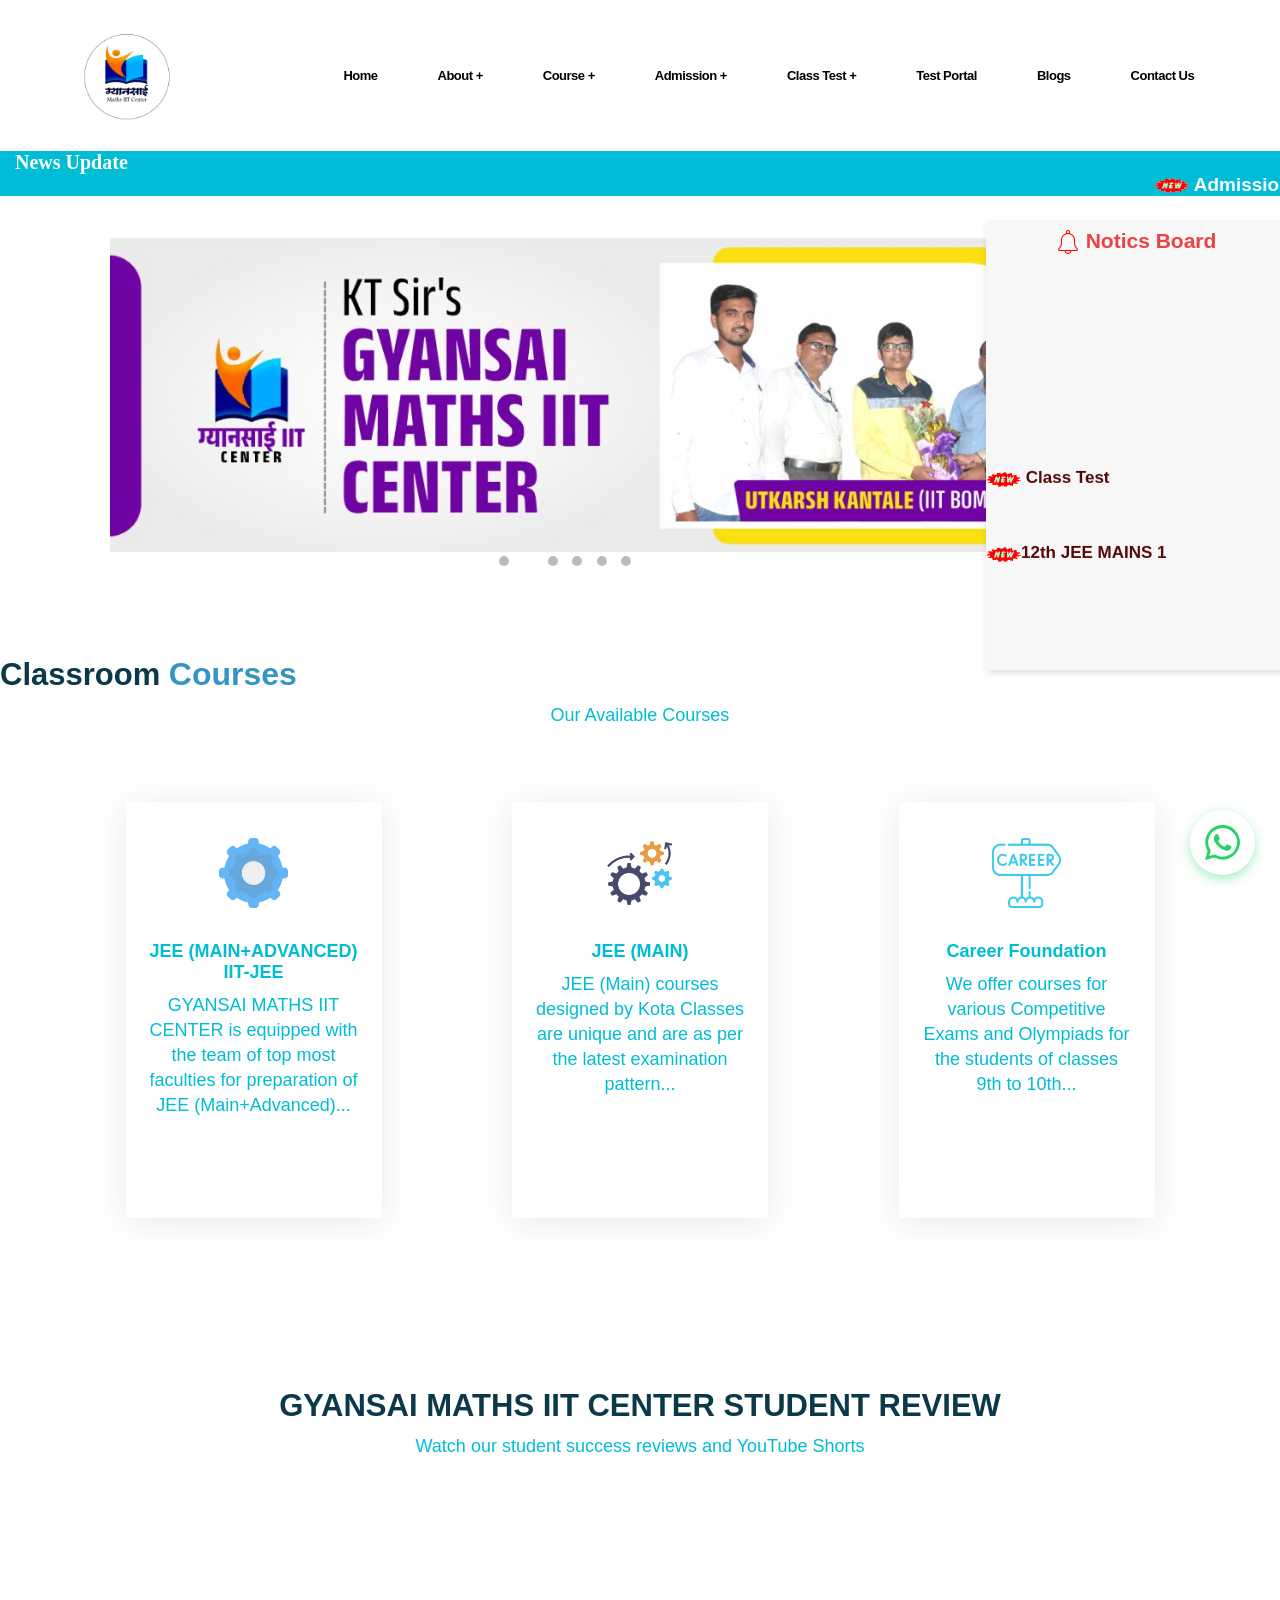
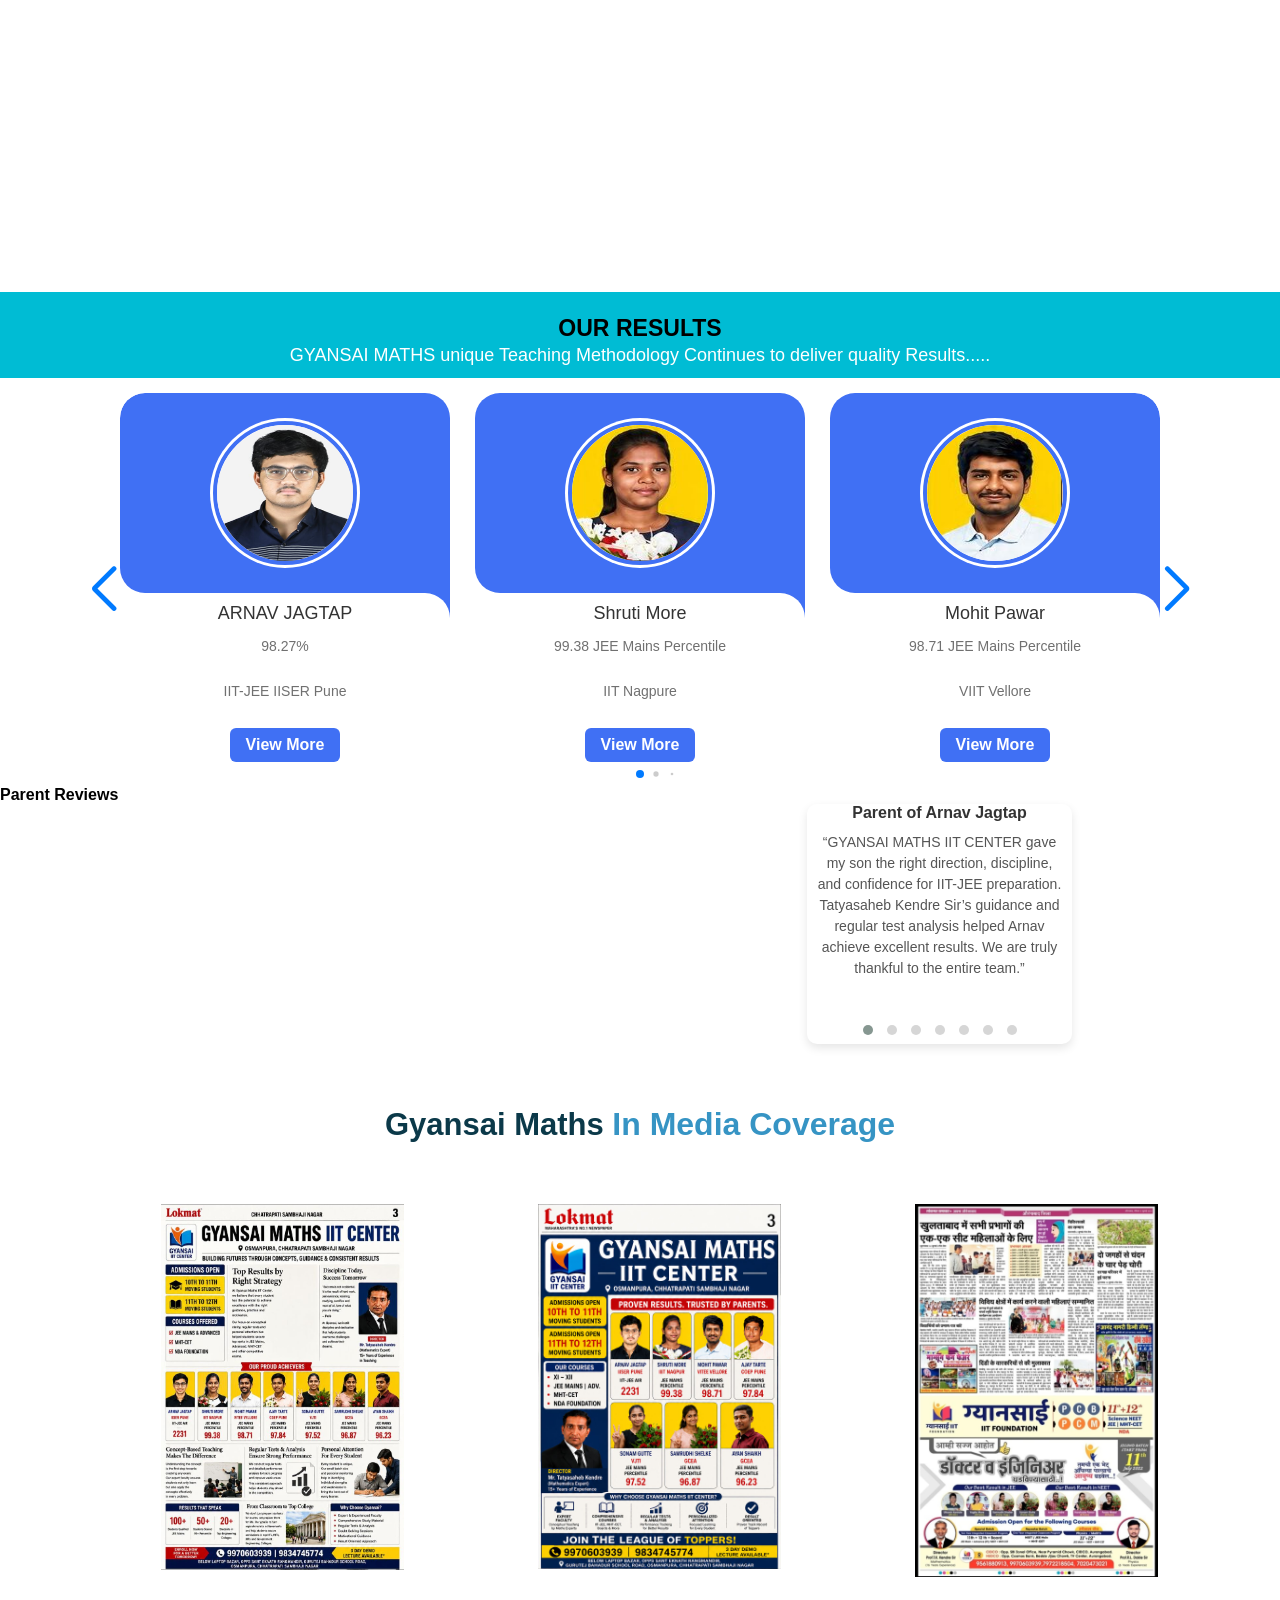
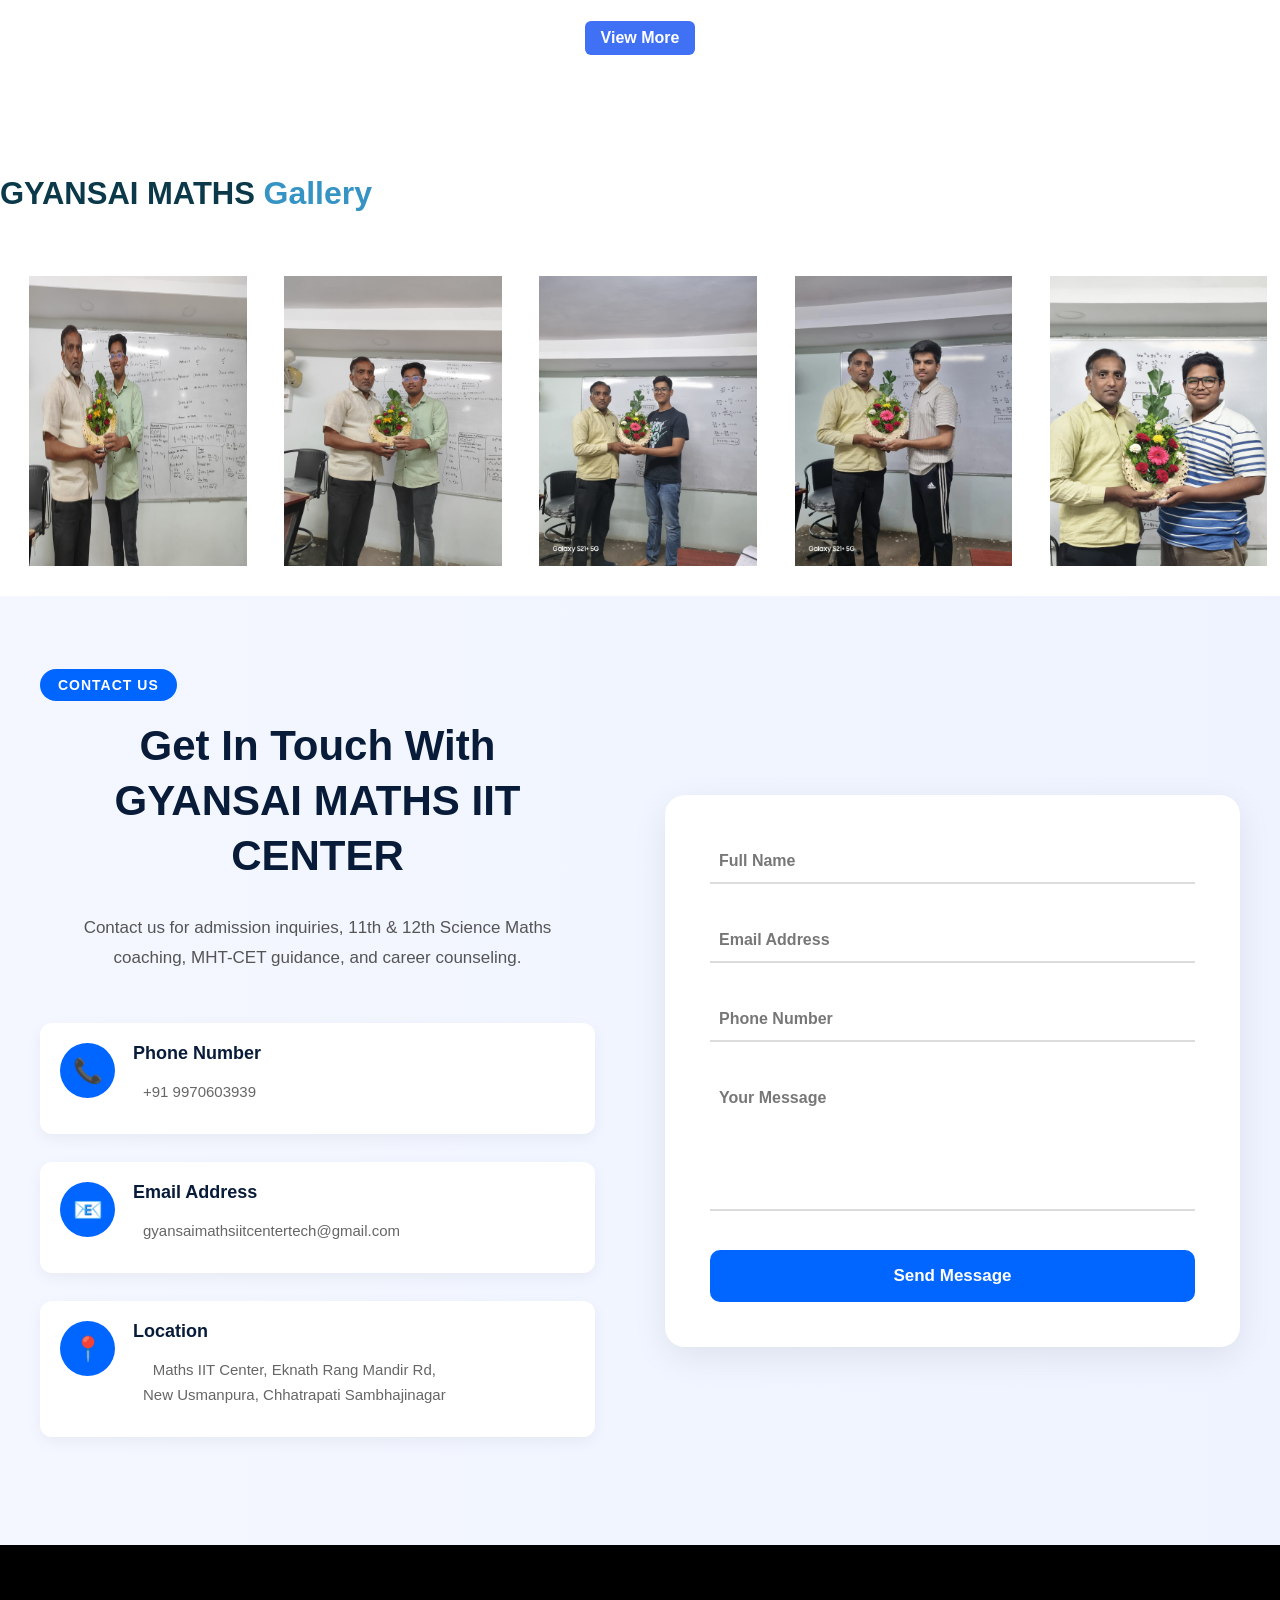
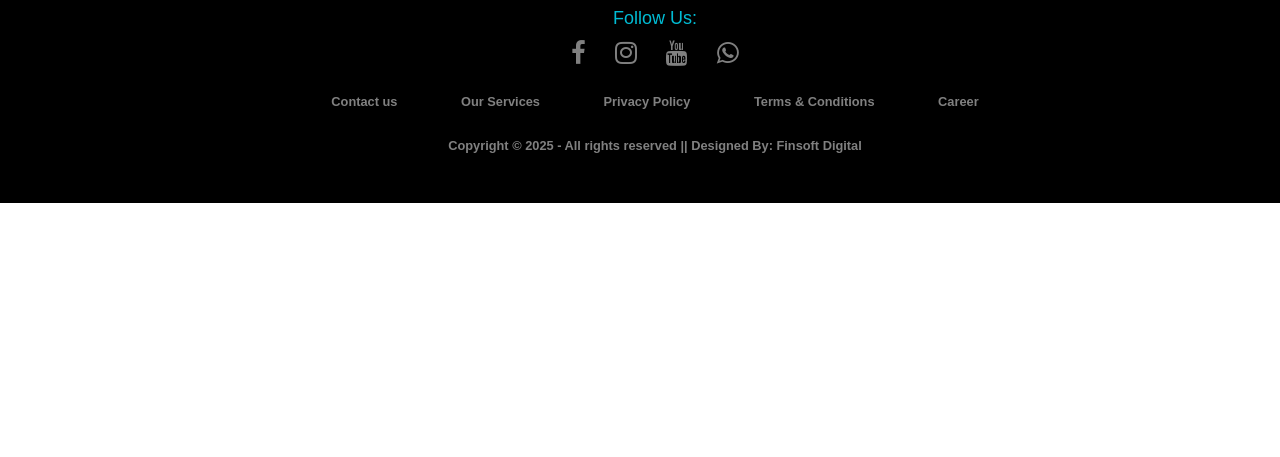
<file: index.htm>
<!DOCTYPE html>
<html lang="en">
<head>
  <!-- Basic / Required -->
  <meta charset="UTF-8" />
  <meta name="viewport" content="width=device-width, initial-scale=1.0, maximum-scale=1.0, user-scalable=0" />
  <meta name="google-site-verification" content="2CaYsDk8-Gr6R-3lxFHpQ73_ZTXXw2xbwAYenx_ipnk" />
  <meta name="msvalidate.01" content="D093EA30893CB1E4CBF8F2EE8A40C4C0" />
 <!-- Google tag (gtag.js) -->
<script async src="https://www.googletagmanager.com/gtag/js?id=G-86LS93M0ZH"></script>
<script>
  window.dataLayer = window.dataLayer || [];
  function gtag(){dataLayer.push(arguments);}
  gtag('js', new Date());

  gtag('config', 'G-86LS93M0ZH');
</script>
 <title>
Best IIT JEE Coaching in Aurangabad | JEE Main & Advanced Classes | Gyansai Maths IIT Center
</title>

<meta name="description" content="GYANSAI MATHS IIT CENTER is the best IIT JEE Maths coaching institute in Usmanpura Aurangabad (Chhatrapati Sambhajinagar). Expert Maths coaching for 11th, 12th Science, JEE Main, JEE Advanced, MHT CET, CBSE & State Board students.best maths classes near me" />

<meta name="keywords" content="
GYANSAI MATHS IIT CENTER,
maths classes in Usmanpura,
best maths classes in Usmanpura,
maths coaching in Usmanpura,
IIT JEE maths classes in Usmanpura,
JEE maths coaching Usmanpura,
maths tuition in Usmanpura,
11th maths classes in Usmanpura,
12th maths classes in Usmanpura,
science maths classes in Usmanpura,
MHT CET maths classes in Usmanpura,
CBSE maths classes in Usmanpura,
State Board maths coaching Usmanpura,
best maths teacher in Usmanpura,
best maths institute in Usmanpura,
engineering entrance maths coaching Usmanpura,
maths academy Usmanpura,
offline maths coaching Usmanpura,
competitive maths coaching Usmanpura,
maths classes near Usmanpura,
maths tuition near Usmanpura,
maths coaching near Railway Station Aurangabad,
maths classes in Chhatrapati Sambhajinagar,
best maths classes in Chhatrapati Sambhajinagar,
IIT JEE maths coaching Chhatrapati Sambhajinagar,
JEE Main coaching Chhatrapati Sambhajinagar,
JEE Advanced coaching Chhatrapati Sambhajinagar,
MHT CET coaching Chhatrapati Sambhajinagar,
11th Science maths coaching Chhatrapati Sambhajinagar,
12th Science maths coaching Chhatrapati Sambhajinagar,
best IIT coaching in Aurangabad,
best maths coaching in Aurangabad,
top maths classes in Aurangabad,
maths coaching near me,
best maths coaching near me,
IIT JEE maths coaching near me,
JEE coaching near me,
MHT CET coaching near me,
maths tuition near me,
foundation maths classes,
Olympiad maths coaching,
NTSE maths coaching,
engineering entrance maths classes,
maths coaching for IIT,
expert maths faculty,
experienced maths teacher,
top rated maths institute,
best JEE maths faculty,
GYANSAI maths classes,
GYANSAI coaching,
GYANSAI IIT CENTER,
maths classes Aurangabad,
maths classes Sambhajinagar
"/>
  <meta name="robots" content="index, follow" />

<meta name="author" content="GYANSAI MATHS IIT CENTER" />

<meta property="og:title" content="Best IIT JEE Maths Classes in Usmanpura Aurangabad | GYANSAI MATHS IIT CENTER" />

<meta property="og:description" content="Join GYANSAI MATHS IIT CENTER for IIT JEE, JEE Main, JEE Advanced, MHT CET, 11th & 12th Science Maths coaching in Aurangabad." />

<meta property="og:type" content="website" />

<meta property="og:url" content="https://gyansaimathsiitcenter.co.in/" />
  

<link rel="canonical" href="https://gyansaimathsiitcenter.co.in/" />
  <!-- Geo -->
  <meta name="geo.region" content="IN-MH" />
  <meta name="geo.placename" content="Chhatrapati Sambhajinagar, Aurangabad, Maharashtra" />
  <meta name="geo.position" content="19.8762;75.3433" />
  <meta name="ICBM" content="19.8762, 75.3433" />

  <!-- Open Graph -->
  <meta property="og:title" content="IIT JEE Coaching Aurangabad | GYANSAI MATHS IIT CENTER" />
  <meta property="og:description" content="IIT-JEE,  and Maths coaching for 11th and 12th students in Chhatrapati Sambhajinagar (Aurangabad)." />
  <meta property="og:image" content="https://gyansaimathsiitcenter.co.in/sai.jpeg" />
  <meta property="og:url" content="https://gyansaimathsiitcenter.co.in/" />
  <meta property="og:type" content="website" />

  <!-- Twitter Card -->
  <meta name="twitter:card" content="summary_large_image" />
  <meta name="twitter:title" content="IIT JEE Coaching Aurangabad | GYANSAI MATHS IIT CENTER" />
  <meta name="twitter:description" content="IIT-JEE, and Maths coaching for 11th and 12th students in Chhatrapati Sambhajinagar (Aurangabad)." />
  <meta name="twitter:image" content="https://gyansaimathsiitcenter.co.in/sai.jpeg" />

  <!-- Favicons & CSS -->
  <link rel="shortcut icon" type="image/x-icon" href="sai.jpeg" />
  <link rel="stylesheet" href="style.css" />
  <link rel="stylesheet" href="mediaquries.css" />

  <!-- Fonts -->
  <link rel="preconnect" href="https://fonts.googleapis.com" />
  <link rel="preconnect" href="https://fonts.gstatic.com" crossorigin />
  <link href="https://fonts.googleapis.com/css2?family=Montserrat&display=swap" rel="stylesheet" />

  <!-- Swiper CSS -->
  <link rel="stylesheet" href="https://cdn.jsdelivr.net/npm/swiper@11/swiper-bundle.min.css" />

  <!-- Owl Carousel CSS -->
  <link rel="stylesheet" href="https://cdnjs.cloudflare.com/ajax/libs/OwlCarousel2/2.3.4/assets/owl.carousel.min.css" />
  <link rel="stylesheet" href="https://cdnjs.cloudflare.com/ajax/libs/OwlCarousel2/2.3.4/assets/owl.theme.default.min.css" />

  <!-- Font Awesome -->
  <link rel="stylesheet" href="https://cdnjs.cloudflare.com/ajax/libs/font-awesome/4.7.0/css/font-awesome.min.css" />

  <!-- Extra Google fonts -->
  <link rel="preconnect" href="https://fonts.gstatic.com" />
  <link href="https://fonts.googleapis.com/css2?family=Fredoka+One&family=Play&display=swap" rel="stylesheet" />
</head>  <!-- Structured Data -->
  <script type="application/ld+json">
  {
    "@context": "https://schema.org",
    "@type": "EducationalOrganization",
    "name": "GYANSAI MATHS IIT CENTER",
    "url": "https://gyansaimathsiitcenter.co.in/",
    "logo": "https://gyansaimathsiitcenter.co.in/sai.jpeg",
    "image": "https://gyansaimathsiitcenter.co.in/sai.jpeg",
    "telephone": "+91-9970603939",
    "email": "gyansaimathsiitcentertech@gmail.com",
    "address": {
      "@type": "PostalAddress",
      "streetAddress": "Maths IIT Center, Eknath Rang Mandir Rd, opp. Sant, below Laptop Bazar, New Usmanpura",
      "addressLocality": "Chhatrapati Sambhajinagar",
      "addressRegion": "Maharashtra",
      "postalCode": "431001",
      "addressCountry": "IN"
    },
    "areaServed": "Chhatrapati Sambhajinagar, Aurangabad, Maharashtra"
  }
  </script>

  <script type="application/ld+json">
  {
    "@context": "https://schema.org",
    "@type": "FAQPage",
    "mainEntity": [
      {
        "@type": "Question",
        "name": "Which is the best IIT JEE coaching in Aurangabad?",
        "acceptedAnswer": {
          "@type": "Answer",
          "text": "GYANSAI MATHS IIT CENTER offers IIT-JEE coaching for students in Chhatrapati Sambhajinagar (Aurangabad)."
        }
      },
      {
        "@type": "Question",
        "name": "Do you provide coaching for 11th and 12th maths?",
        "acceptedAnswer": {
          "@type": "Answer",
          "text": "Yes, we provide coaching for 11th and 12th science students, including Maths and entrance exam preparation."
        }
      }
    ]
  }
  </script>

<style>
    .whatsapp-float {
      position: fixed;
      bottom: 20px;
      right: 20px;
      width: 60px;
      height: 60px;
      background: #25D366;
      border-radius: 50%;
      box-shadow: 0 4px 12px rgba(37, 211, 102, 0.4);
      z-index: 9999;
      display: flex;
      align-items: center;
      justify-content: center;
      text-decoration: none;
      transition: all 0.3s ease;
    }
    .whatsapp-float:hover {
      transform: scale(1.1);
      box-shadow: 0 6px 20px rgba(37, 211, 102, 0.6);
      bottom: 22px;
      right: 22px;
    }
    .whatsapp-float svg {
      width: 32px;
      height: 32px;
      fill: white;
    }
    @media (max-width: 480px) {
      .whatsapp-float { width: 55px; height: 55px; bottom: 15px; right: 15px; }
      .whatsapp-float svg { width: 28px; height: 28px; }
    }
    @media (max-width: 768px) {
      .whatsapp-float { width: 58px; height: 58px; bottom: 18px; right: 18px; }
    }
    @media (min-width: 1025px) {
      .whatsapp-float { width: 65px; height: 65px; bottom: 25px; right: 25px; }
      .whatsapp-float svg { width: 35px; height: 35px; }
    }
  </style>
</head>

<body>
  <a href="https://wa.me/919970603939?text=Hello%20I%20want%20details%20about%20GYANSAI%20Maths%20IIT%20Center"
     class="whatsapp-float"
     target="_blank"
     rel="noopener noreferrer">
    <svg id="Layer_1" data-name="Layer 1" xmlns="http://www.w3.org/2000/svg" viewBox="0 0 240 241.19">
      <defs>
        <style>.cls-1{fill:#25d366;fill-rule:evenodd;}</style>
      </defs>
      <title>whatsapp-color</title>
      <path class="cls-1" d="M205,35.05A118.61,118.61,0,0,0,120.46,0C54.6,0,1,53.61,1,119.51a119.5,119.5,0,0,0,16,59.74L0,241.19l63.36-16.63a119.43,119.43,0,0,0,57.08,14.57h0A119.54,119.54,0,0,0,205,35.07v0ZM120.5,219A99.18,99.18,0,0,1,69.91,205.1l-3.64-2.17-37.6,9.85,10-36.65-2.35-3.76A99.37,99.37,0,0,1,190.79,49.27,99.43,99.43,0,0,1,120.49,219ZM175,144.54c-3-1.51-17.67-8.71-20.39-9.71s-4.72-1.51-6.75,1.51-7.72,9.71-9.46,11.72-3.49,2.27-6.45.76-12.63-4.66-24-14.84A91.1,91.1,0,0,1,91.25,113.3c-1.75-3-.19-4.61,1.33-6.07s3-3.48,4.47-5.23a19.65,19.65,0,0,0,3-5,5.51,5.51,0,0,0-.24-5.23C99,90.27,93,75.57,90.6,69.58s-4.89-5-6.73-5.14-3.73-.09-5.7-.09a11,11,0,0,0-8,3.73C67.48,71.05,59.75,78.3,59.75,93s10.69,28.88,12.19,30.9S93,156.07,123,169c7.12,3.06,12.68,4.9,17,6.32a41.18,41.18,0,0,0,18.8,1.17c5.74-.84,17.66-7.21,20.17-14.18s2.5-13,1.75-14.19-2.69-2.06-5.7-3.59l0,0Z"/>
    </svg>
  </a>


  <section class="header">
    <nav class="nav-container">
      <a href="https://gyansaimathsiitcenter.co.in/">
        <img src="sai.jpeg" width="100" height="100" alt="GYANSAI MATHS IIT CENTER Logo" />
      </a>

      <button class="hamburger" id="hamburgerBtn" aria-label="Open menu">☰</button>

      <ul class="nav-list" id="navList">
        <li><a href="index.htm">Home</a></li>
        <li class="dropdown">
          <a href="#" class="dropbtn">About +</a>
          <ul class="dropdown-content">
            <li><a href="About.htm">About Us</a></li>
            <li><a href="founder.htm">Founder's Message</a></li>
          </ul>
        </li>
        <li class="dropdown">
          <a href="#" class="dropbtn">Course +</a>
          <ul class="dropdown-content">
            <li><a href="engg.htm">Engineer</a></li>
           
            <li><a href="carrer.htm">Career Foundation</a></li>
          </ul>
        </li>
        <li class="dropdown">
          <a href="#" class="dropbtn">Admission +</a>
          <ul class="dropdown-content">
            
            <li><a href="#">Admission Procedure</a></li>
            <li><a href="#">Online Application Form</a></li>
          </ul>
        </li>
        <li class="dropdown">
          <a href="#" class="dropbtn">Class Test +</a>
          <ul class="dropdown-content">
           
            <li><a href="https://nta.ac.in/Quiz">NTA Mock Test</a></li>
            <li><a href="https://www.mockers.in/exam/jee-main-mock-test">JEE Mock Test</a></li>
            <li><a href="https://www.mockers.in/exam/"> Mock Test</a></li>
          </ul>
        </li>
        <li class="dropdown">
          <a href="https://iit-test-portal.emergent.host" class="dropbtn">Test Portal </a>
        <ul class="dropdown-content">
          </ul>
        </li>
        <li><a href="blog.html">Blogs</a></li>
        <li><a href="Contact.htm">Contact Us</a></li>
      </ul>
    </nav>
  </section>

  <style>
    ul, ol {
      list-style: none;
      padding-left: 0;
      margin: 0;
    }
    .nav-list li::marker,
    .dropdown-content li::marker {
      content: none;
    }
    .dropdown-content li {
      margin: 5px 0;
    }
    .nav-container {
      display: flex;
      align-items: center;
      justify-content: space-between;
    }
    .nav-list {
      display: flex;
      list-style: none;
      gap: 20px;
    }
    .nav-list li a {
      text-decoration: none;
      color: #000;
    }
    .dropdown-content {
      display: none;
      position: absolute;
      list-style: none;
      background: #fff;
      margin-top: 5px;
      padding: 10px;
      box-shadow: 0 2px 5px rgba(0,0,0,0.2);
    }
    .dropdown:hover .dropdown-content {
      display: block;
    }
    .hamburger {
      display: none;
      font-size: 28px;
      background: none;
      border: none;
      cursor: pointer;
    }
    @media (max-width: 900px) {
      .nav-list {
        position: fixed;
        top: 0;
        right: -300px;
        height: 101%;
        width: 210px;
        background: rgba(53, 200, 226, 0.8);
        backdrop-filter: blur(10px);
        flex-direction: column;
        padding: 50px 20px;
        gap: 15px;
        transition: right 0.3s ease;
        z-index: 999;
      }
      .nav-list.open {
        right: 0;
      }
      .hamburger {
        display: block;
      }
      .dropdown-content {
        position: static;
        box-shadow: none;
        padding-left: 15px;
        background: transparent;
      }
      .dropdown > a::after {
        content: ' ?';
        font-size: 12px;
      }
    }
  </style>

  <script>
    const navList = document.getElementById('navList');
    const hamburgerBtn = document.getElementById('hamburgerBtn');
    hamburgerBtn.addEventListener('click', () => {
      navList.classList.toggle('open');
    });
    document.addEventListener('click', function(e){
      if (!navList.contains(e.target) && !hamburgerBtn.contains(e.target)) {
        navList.classList.remove('open');
      }
    });
  </script>

  <div class="top-header">
    <div class="container">
      <div class="width-1">
        <b class="news-list">News Update</b>
        <marquee class="quote" onmouseout="start()" onmousemove="stop()">
          
          <img src="index.gif" alt="" />
          <a href="#" target="_blank" style="color: white;">Admission Open 2026</a>
          <img src="index.gif" alt="" />
          <img src="index.gif" alt="" />
          <a href="#" target="_blank" style="color: white;">Exam Registration 2026</a>
          <img src="index.gif" alt="" />
        </marquee>
      </div>
    </div>
  </div>

  <div class="slideshow-container">
    <div class="mySlides fade">
      <div class="numbertext"></div>
      <img src="1.jpeg" style="width: 100%;" alt="" />
    </div>
    <div class="mySlides fade">
      <div class="numbertext"></div>
      <img src="2.jpeg" style="width: 150%;" alt="" />
    </div>
    <div class="mySlides fade">
      <div class="numbertext"></div>
      <img src="WhatsApp Image 2026-05-02 at 10.20.27 PM.jpeg" style="width:50%; display:block; margin:auto;" alt="" />
    </div>
    <div class="mySlides fade">
      <div class="numbertext"></div>
      <img src="WhatsApp Image 2026-05-02 at 10.20.27 PM (1).jpeg" style="width:50%; display:block; margin:auto;" alt="" />
    </div>
    <div class="mySlides fade">
      <div class="numbertext"></div>
      <img src="WhatsApp Image 2026-05-02 at 10.20.27 PM (2).jpeg" style="width:50%; display:block; margin:auto;" alt="" />
    </div>
    <div class="mySlides fade">
      <div class="numbertext"></div>
      <img src="WhatsApp Image 2026-05-02 at 10.20.28 PM (1).jpeg" style="width:50%; display:block; margin:auto;" alt="" />
    </div>

    <div style="text-align:center">
      <span class="dot"></span>
      <span class="dot"></span>
      <span class="dot"></span>
      <span class="dot"></span>
      <span class="dot"></span>
      <span class="dot"></span>
    </div>
  </div>

  <div class="width-100"></div>
  <div class="notices-board">
    <div class="heading-sect">
      <h3 class="head-title"><img src="001-bell.png" alt="" /> Notics Board</h3>
    </div>
    <marquee width="100%" direction="up" height="320px" onmouseout="start()" onmousemove="stop()">
      <ul class="notices-board-ul">
        <li><img src="index.gif" alt="" /><a href="#"> Class Test</a></li>
        <li><img src="index.gif" alt="" /><a href="#">12th JEE MAINS 1</a></li>
        <li><img src="index.gif" alt="" /><a href="#">JEE Main Practices Test</a></li>
        <li><img src="index.gif" alt="" /><a href="#">JEE Advances Practices Test</a></li>
        <li><img src="index.gif" alt="" /><a href="#">JEE Main/Advanced</a></li>
        <li><img src="index.gif" alt="" /><a href="#">JEE 11th</a></li>
        <li><img src="index.gif" alt="" /><a href="#">JEE 12th</a></li>
      </ul>
    </marquee>
  </div>

  <h1>Classroom <span class="cs-text">Courses</span></h1>
  <p>Our Available Courses</p>

  <div class="row">
    <div class="course-col">
      <img src="setting.png" class="center" alt="" />
      <h2>JEE (MAIN+ADVANCED) IIT-JEE</h2>
      <p>GYANSAI MATHS IIT CENTER is equipped with the team of top most faculties for preparation of JEE (Main+Advanced)...</p>
    </div>
    <div class="course-col">
      <img src="engineering.png" class="center" alt="" />
      <h2>JEE (MAIN)</h2>
      <p>JEE (Main) courses designed by Kota Classes are unique and are as per the latest examination pattern...</p>
    </div>
    <div class="course-col">
      <img src="career.png" class="center" alt="" />
      <h2>Career Foundation</h2>
      <p>We offer courses for various Competitive Exams and Olympiads for the students of classes 9th to 10th...</p>
    </div>
  </div>

 <section class="Campus">
  <h1>GYANSAI MATHS IIT CENTER STUDENT REVIEW</h1>
  <p>Watch our student success reviews and YouTube Shorts</p>

  <div class="row">

    <!-- SHORT 1 -->
    <div class="Campus-col">
      <iframe 
        width="100%" 
        height="315"
        src="https://www.youtube.com/embed/iEl-izaMYNY"
        title="Student Review Video"
        frameborder="0"
        allow="accelerometer; autoplay; clipboard-write; encrypted-media; gyroscope; picture-in-picture; web-share"
        allowfullscreen>
      </iframe>
    </div>

    <!-- SHORT 2 -->
    <div class="Campus-col">
      <iframe 
        width="100%" 
        height="315"
        src="https://youtube.com/embed/uFzOa2157rU?feature=share"
        title="Student Review Video"
        frameborder="0"
        allow="accelerometer; autoplay; clipboard-write; encrypted-media; gyroscope; picture-in-picture; web-share"
        allowfullscreen>
      </iframe>
    </div>

    <!-- SHORT 3 -->
    <div class="Campus-col">
      <iframe 
        width="100%" 
        height="315"
        src="https://youtube.com/embed/wJRW0K-BycM?feature=share"
        title="Student Review Video"
        frameborder="0"
        allow="accelerometer; autoplay; clipboard-write; encrypted-media; gyroscope; picture-in-picture; web-share"
        allowfullscreen>
      </iframe>
    </div>

   

  </div>
</section>
  <section class="Result">
    <b class="OUR-RESULT">OUR RESULTS</b>
    <p class="ass">GYANSAI MATHS unique Teaching Methodology Continues to deliver quality Results.....</p>
  </section>

  <section class="slider">
    <div class="slide-container swiper">
      <div class="slide-content">
        <div class="card-wrapper swiper-wrapper">
          <div class="card swiper-slide">
            <div class="image-content">
              <span class="overlay"></span>
              <div class="card-image">
                <img src="WhatsApp Image 2026-05-02 at 8.42.51 PM.jpeg" alt="" class="card-img" />
              </div>
            </div>
            <div class="card-content">
              <h2 class="name">ARNAV JAGTAP</h2>
              <p class="description">98.27%</p>
              <p class="description">IIT-JEE IISER Pune</p>
              <button class="button">View More</button>
            </div>
          </div>

          <div class="card swiper-slide">
            <div class="image-content">
              <span class="overlay"></span>
              <div class="card-image">
                <img src="WhatsApp Image 2026-05-06 at 9.57.47 AM (1).jpeg" alt="" class="card-img" />
              </div>
            </div>
            <div class="card-content">
              <h2 class="name">Shruti More</h2>
              <p class="description">99.38 JEE Mains Percentile</p>
              <p class="description">IIT Nagpure</p>
              <button class="button">View More</button>
            </div>
          </div>

          <div class="card swiper-slide">
            <div class="image-content">
              <span class="overlay"></span>
              <div class="card-image">
                <img src="mo.jpeg" alt="" class="card-img" />
              </div>
            </div>
            <div class="card-content">
              <h2 class="name">Mohit Pawar </h2>
              <p class="description">98.71 JEE Mains Percentile</p>
              <p class="description">VIIT Vellore</p>
              <button class="button">View More</button>
            </div>
          </div>

          <div class="card swiper-slide">
            <div class="image-content">
              <span class="overlay"></span>
              <div class="card-image">
                <img src="at.jpeg" alt="" class="card-img" />
              </div>
            </div>
            <div class="card-content">
              <h2 class="name">Ajay Terte</h2>
              <p class="description">97.84 JEE Mains Percentile</p>
              <p class="description">COEP-Pune</p>
              <button class="button">View More</button>
            </div>
          </div>

          <div class="card swiper-slide">
            <div class="image-content">
              <span class="overlay"></span>
              <div class="card-image">
                <img src="sg.jpeg" alt="" class="card-img" />
              </div>
            </div>
            <div class="card-content">
              <h2 class="name">Sonam Gutte</h2>
              <p class="description">97.52 JEE Mains Percentile</p>
              <p class="description">VJIT.</p>
              <button class="button">View More</button>
            </div>
          </div>

          <div class="card swiper-slide">
            <div class="image-content">
              <span class="overlay"></span>
              <div class="card-image">
                <img src="ss.jpeg" alt="" class="card-img" />
              </div>
            </div>
            <div class="card-content">
              <h2 class="name">Samrudhi Shelke</h2>
              <p class="description">96.87 JEE Mains Percentile</p>
              <p class="description">GECA.</p>
              <button class="button">View More</button>
            </div>
          </div>

          <div class="card swiper-slide">
            <div class="image-content">
              <span class="overlay"></span>
              <div class="card-image">
                <img src="AS.jpeg" alt="" class="card-img" />
              </div>
            </div>
            <div class="card-content">
              <h2 class="name">Ayan Shaikh</h2>
              <p class="description">96.23 JEE Mains Percentile</p>
              <p class="description">GCEA.</p>
              <button class="button">View More</button>
            </div>
          </div>

          
        </div>
      </div>
      <div class="swiper-button-next swiper-navBtn"></div>
      <div class="swiper-button-prev swiper-navBtn"></div>
      <div class="swiper-pagination"></div>
    </div>
  </section>

 <section class="testimonals">
  <b>Parent Reviews</b>

  <div class="testimonial-container">
    <div id="testimonial-slider" class="owl-carousel owl-theme">

      <div class="testimonial">
        <h3>Parent of Arnav Jagtap</h3>
        <p>
          “GYANSAI MATHS IIT CENTER gave my son the right direction, discipline, and confidence for IIT-JEE preparation. Tatyasaheb Kendre Sir’s guidance and regular test analysis helped Arnav achieve excellent results. We are truly thankful to the entire team.”
        </p>
      </div>

      <div class="testimonial">
        <h3>Parent of Shruti More</h3>
        <p>
          “The teaching quality at GYANSAI MATHS IIT CENTER is outstanding. Shruti improved her concepts and problem-solving skills tremendously under expert mentorship. Personalized attention and motivation made a huge difference in her success.”
        </p>
      </div>

      <div class="testimonial">
        <h3>Parent of Mohit Pawar</h3>
        <p>
          “We are very happy with the dedication and support provided by the institute. Regular practice sessions, doubt-solving, and disciplined preparation helped Mohit perform confidently in competitive exams.”
        </p>
      </div>

      <div class="testimonial">
        <h3>Parent of Ajay Tarte</h3>
        <p>
          “GYANSAI MATHS IIT CENTER maintains a perfect academic environment for serious students. The faculty focuses on conceptual learning and continuous improvement. Ajay’s success became possible because of proper guidance and consistent encouragement.”
        </p>
      </div>

      <div class="testimonial">
        <h3>Parent of Sonam Gutte</h3>
        <p>
          “The institute not only teaches academics but also builds confidence in students. The regular tests, performance tracking, and personal mentoring helped Sonam achieve her goals. We highly recommend GYANSAI MATHS IIT CENTER.”
        </p>
      </div>

      <div class="testimonial">
        <h3>Parent of Samrudhi Shelke</h3>
        <p>
          “We are grateful to Tatyasaheb Kendre Sir and the faculty team for their continuous support. The structured study plan and quality teaching helped Samrudhi improve significantly and secure an excellent percentile.”
        </p>
      </div>

      <div class="testimonial">
        <h3>Parent of Ayan Shaikh</h3>
        <p>
          “Excellent teaching methodology and disciplined preparation are the biggest strengths of GYANSAI MATHS IIT CENTER. The institute constantly motivated Ayan and helped him stay focused throughout his JEE preparation journey.”
        </p>
      </div>

    </div>
  </div>
</section>

  <section class="Media">
    <h1>Gyansai Maths <span class="cs-text">In Media Coverage</span></h1>
    <div class="row">
      <div class="Media-col"><img src="MEDIA.jpeg" alt="" /><div class="layer"></div></div>
      <div class="Media-col"><img src="MEDIA2.jpeg" alt="" /><div class="layer"></div></div>
      <div class="Media-col"><img src="WhatsApp Image 2026-05-06 at 11.00.35 AM.jpeg" alt="" /><div class="layer"></div></div>
 
    </div>
    <a href="media.html"><button class="button">View More</button></a>
  </section>

  <section class="Gallery">
    <h1>GYANSAI MATHS <span class="cs-text">Gallery</span></h1>
    <div class="row">
      <div class="Media-col-lo"><img src="m1 (1).jpeg" alt="" /><div class="layer"></div></div>
      <div class="Media-col-lo"><img src="m1 (2).jpeg" alt="" /><div class="layer"></div></div>
      <div class="Media-col-lo"><img src="m1 (3).jpeg" alt="" /><div class="layer"></div></div>
      <div class="Media-col-lo"><img src="m1 (4).jpeg" alt="" /><div class="layer"></div></div>
      <div class="Media-col-lo"><img src="m1 (5).jpeg" alt="" /><div class="layer"></div></div>
    </div>

  </section>

<!-- ================= CONTACT US SECTION START ================= -->

<section class="contact-section">
  <div class="contact-container">

    <!-- LEFT SIDE -->
    <div class="contact-left">
      <span class="contact-tag">CONTACT US</span>

      <h2>Get In Touch With <br> GYANSAI MATHS IIT CENTER</h2>

      <p>
        Contact us for admission inquiries,
        11th & 12th Science Maths coaching,
        MHT-CET guidance, and career counseling.
      </p>

      <div class="contact-details">

        <div class="detail-box">
          <div class="detail-icon">📞</div>
          <div>
            <h4>Phone Number</h4>
            <p>+91 9970603939</p>
          </div>
        </div>

        <div class="detail-box">
          <div class="detail-icon">📧</div>
          <div>
            <h4>Email Address</h4>
            <p>gyansaimathsiitcentertech@gmail.com</p>
          </div>
        </div>

        <div class="detail-box">
          <div class="detail-icon">📍</div>
          <div>
            <h4>Location</h4>
            <p>
              Maths IIT Center, Eknath Rang Mandir Rd,<br>
              New Usmanpura, Chhatrapati Sambhajinagar
            </p>
          </div>
        </div>

      </div>
    </div>

    <!-- RIGHT SIDE -->
    <div class="contact-right">

      <!-- UPDATED FORM -->
      <form id="contactForm">

        <div class="input-group">
          <input type="text" name="name" required>
          <label>Full Name</label>
        </div>

        <div class="input-group">
          <input type="email" name="email" required>
          <label>Email Address</label>
        </div>

        <div class="input-group">
          <input type="tel" name="phone" required>
          <label>Phone Number</label>
        </div>

        <div class="input-group">
          <textarea name="message" rows="6" required></textarea>
          <label>Your Message</label>
        </div>

        <button type="submit" class="contact-btn" id="submitBtn">
          Send Message
        </button>

      </form>

    </div>

  </div>
</section>

<!-- SUCCESS POPUP -->

<div id="successPopup" class="popup-success">
  <div class="popup-content">

    <div class="check-icon">✓</div>

    <h3>Message Sent Successfully!</h3>

    <p>
      Thank you for contacting
      GYANSAI MATHS IIT CENTER.
    </p>

    <button onclick="closePopup()">
      OK
    </button>

  </div>
</div>

<!-- ================= CONTACT US SECTION END ================= -->

<style>

/* ================= CONTACT SECTION ================= */

.contact-section{
  width:100%;
  padding:80px 20px;
  background:linear-gradient(to right,#f4f7ff,#eef3ff);
  font-family:'Montserrat',sans-serif;
}

.contact-container{
  max-width:1200px;
  margin:auto;
  display:grid;
  grid-template-columns:1fr 1fr;
  gap:50px;
  align-items:center;
}

/* LEFT SIDE */

.contact-left{
  padding-right:20px;
}

.contact-tag{
  background:#0066ff;
  color:#fff;
  padding:8px 18px;
  border-radius:30px;
  font-size:14px;
  font-weight:600;
  letter-spacing:1px;
}

.contact-left h2{
  font-size:42px;
  color:#081c3a;
  margin-top:25px;
  margin-bottom:20px;
  line-height:1.3;
}

.contact-left p{
  color:#555;
  font-size:17px;
  line-height:30px;
}

.contact-details{
  margin-top:40px;
}

.detail-box{
  display:flex;
  align-items:flex-start;
  gap:18px;
  margin-bottom:28px;
  background:#fff;
  padding:20px;
  border-radius:12px;
  box-shadow:0 5px 15px rgba(0,0,0,0.05);
  transition:0.3s;
}

.detail-box:hover{
  transform:translateY(-5px);
}

.detail-icon{
  width:55px;
  height:55px;
  min-width:55px;
  background:#0066ff;
  color:#fff;
  border-radius:50%;
  display:flex;
  align-items:center;
  justify-content:center;
  font-size:24px;
}

.detail-box h4{
  font-size:18px;
  margin-bottom:5px;
  color:#081c3a;
}

.detail-box p{
  font-size:15px;
  line-height:25px;
  color:#666;
}

/* RIGHT SIDE */

.contact-right{
  background:#fff;
  padding:45px;
  border-radius:20px;
  box-shadow:0 10px 35px rgba(0,0,0,0.08);
}

/* INPUT */

.input-group{
  position:relative;
  margin-bottom:35px;
}

.input-group input,
.input-group textarea{
  width:100%;
  border:none;
  border-bottom:2px solid #dcdcdc;
  outline:none;
  background:transparent;
  font-size:16px;
  padding:12px 5px;
  transition:0.3s;
  color:#111;
  resize:none;
}

.input-group label{
  position:absolute;
  left:5px;
  top:12px;
  color:#777;
  transition:0.3s;
  pointer-events:none;
  background:#fff;
  padding:0 4px;
}

.input-group input:focus,
.input-group textarea:focus{
  border-color:#0066ff;
}

.input-group input:focus ~ label,
.input-group input:valid ~ label,
.input-group textarea:focus ~ label,
.input-group textarea:valid ~ label{
  top:-12px;
  font-size:13px;
  color:#0066ff;
}

/* BUTTON */

.contact-btn{
  width:100%;
  padding:16px;
  background:#0066ff;
  color:#fff;
  border:none;
  border-radius:10px;
  font-size:17px;
  font-weight:600;
  cursor:pointer;
  transition:0.3s;
}

.contact-btn:hover{
  background:#004ecc;
  transform:translateY(-2px);
  box-shadow:0 8px 20px rgba(0,102,255,0.3);
}

/* SUCCESS POPUP */

.popup-success{
  position:fixed;
  top:0;
  left:0;
  width:100%;
  height:100vh;
  background:rgba(0,0,0,0.6);
  display:none;
  align-items:center;
  justify-content:center;
  z-index:99999;
}

.popup-content{
  background:#fff;
  width:90%;
  max-width:400px;
  text-align:center;
  padding:35px 25px;
  border-radius:18px;
  animation:popupAnim 0.3s ease;
}

.check-icon{
  width:80px;
  height:80px;
  background:#28a745;
  color:#fff;
  border-radius:50%;
  display:flex;
  align-items:center;
  justify-content:center;
  font-size:40px;
  margin:0 auto 20px;
}

.popup-content h3{
  font-size:28px;
  color:#081c3a;
  margin-bottom:10px;
}

.popup-content p{
  color:#666;
  margin-bottom:25px;
  line-height:26px;
}

.popup-content button{
  background:#0066ff;
  color:#fff;
  border:none;
  padding:12px 30px;
  border-radius:8px;
  cursor:pointer;
  font-size:16px;
}

.popup-content button:hover{
  background:#004ecc;
}

@keyframes popupAnim{
  from{
    transform:scale(0.7);
    opacity:0;
  }
  to{
    transform:scale(1);
    opacity:1;
  }
}

/* MOBILE RESPONSIVE */

@media(max-width:991px){

  .contact-container{
    grid-template-columns:1fr;
  }

  .contact-left{
    text-align:center;
    padding-right:0;
  }

  .contact-left h2{
    font-size:34px;
  }

  .detail-box{
    text-align:left;
  }
}

@media(max-width:600px){

  .contact-section{
    padding:60px 15px;
  }

  .contact-left h2{
    font-size:28px;
  }

  .contact-right{
    padding:30px 20px;
  }

  .detail-box{
    flex-direction:column;
    align-items:flex-start;
  }

  .detail-icon{
    width:50px;
    height:50px;
    font-size:20px;
  }

}

/* ================= FORM SCRIPT ================= */

</style>

<script>

const form = document.getElementById("contactForm");
const popup = document.getElementById("successPopup");
const submitBtn = document.getElementById("submitBtn");

form.addEventListener("submit", async function(e){

  e.preventDefault();

  submitBtn.innerHTML = "Sending...";
  submitBtn.disabled = true;

  const formData = new FormData(form);

  try{

    const response = await fetch("https://formbold.com/s/oeKkg", {
      method: "POST",
      body: formData
    });

    if(response.ok){

      popup.style.display = "flex";

      form.reset();

    } else {

      alert("Something went wrong!");

    }

  } catch(error){

    alert("Error submitting form!");

  }

  submitBtn.innerHTML = "Send Message";
  submitBtn.disabled = false;

});

function closePopup(){

  popup.style.display = "none";

}

</script>

 
    <div class="footer">
      <div class="row-w">
        <p>Follow Us:</p>
        <a href="https://www.facebook.com/profile.php?id=61572813233327"><i class="fa fa-facebook"></i></a>
        <a href="https://www.instagram.com/gyansai_iit_center/?hl=en"><i class="fa fa-instagram"></i></a>
        <a href="https://www.youtube.com/@gyansaimaths"><i class="fa fa-youtube"></i></a>
        <a href="919970603939"><i class="fa fa-whatsapp "></i></a>
      </div>
      <div class="row-w">
        <ul>
          <li><a href="#">Contact us</a></li>
          <li><a href="#">Our Services</a></li>
          <li><a href="#">Privacy Policy</a></li>
          <li><a href="#">Terms & Conditions</a></li>
          <li><a href="#">Career</a></li>
        </ul>
      </div>
      <div class="row-w">
        Copyright &copy; 2025 - All rights reserved || Designed By: Finsoft Digital
      </div>
    </div>
  </footer>

  <script>
    let slideIndex = 0;
    function showSlides() {
      const slides = document.getElementsByClassName("mySlides");
      const dots = document.getElementsByClassName("dot");

      for (let i = 0; i < slides.length; i++) slides[i].style.display = "none";
      slideIndex++;
      if (slideIndex > slides.length) slideIndex = 1;
      for (let i = 0; i < dots.length; i++) dots[i].className = dots[i].className.replace(" active", "");
      slides[slideIndex - 1].style.display = "block";
      if (dots[slideIndex - 1]) dots[slideIndex - 1].className += " active";
    }
    showSlides();
    setInterval(showSlides, 2000);
  </script>

  

  <script src="https://code.jquery.com/jquery-3.6.0.min.js"></script>
  <script src="https://cdnjs.cloudflare.com/ajax/libs/OwlCarousel2/2.3.4/owl.carousel.min.js"></script>
  <script>
    $(document).ready(function(){
      $('#testimonial-slider').owlCarousel({
        items:1,
        loop:true,
        autoplay:true,
        autoplayTimeout:5000,
        autoplayHoverPause:false,
        pagination:false,
        navigation:true,
        navText:["",""],
        slideSpeed:1000
      });
    });
  </script>

  <script src="https://cdn.jsdelivr.net/npm/swiper@11/swiper-bundle.min.js"></script>
  <script src="DION.js"></script>

  <script>
    document.getElementById('contact-form')?.addEventListener('submit', function(event) {
      event.preventDefault();
      const formData = new FormData(this);
      const data = {};
      formData.forEach((value, key) => { data[key] = value; });

      fetch('YOUR_GOOGLE_APPS_SCRIPT_URL', {
        method: 'POST',
        body: JSON.stringify(data),
        headers: { 'Content-Type': 'application/json' }
      })
      .then(response => response.json())
      .then(() => {
        document.getElementById('response-message').innerText = 'Your message has been sent successfully!';
        document.getElementById('contact-form').reset();
      })
      .catch(() => {
        document.getElementById('response-message').innerText = 'There was an error sending your message.';
      });
    });
  </script>
</body>
</html>
</file>
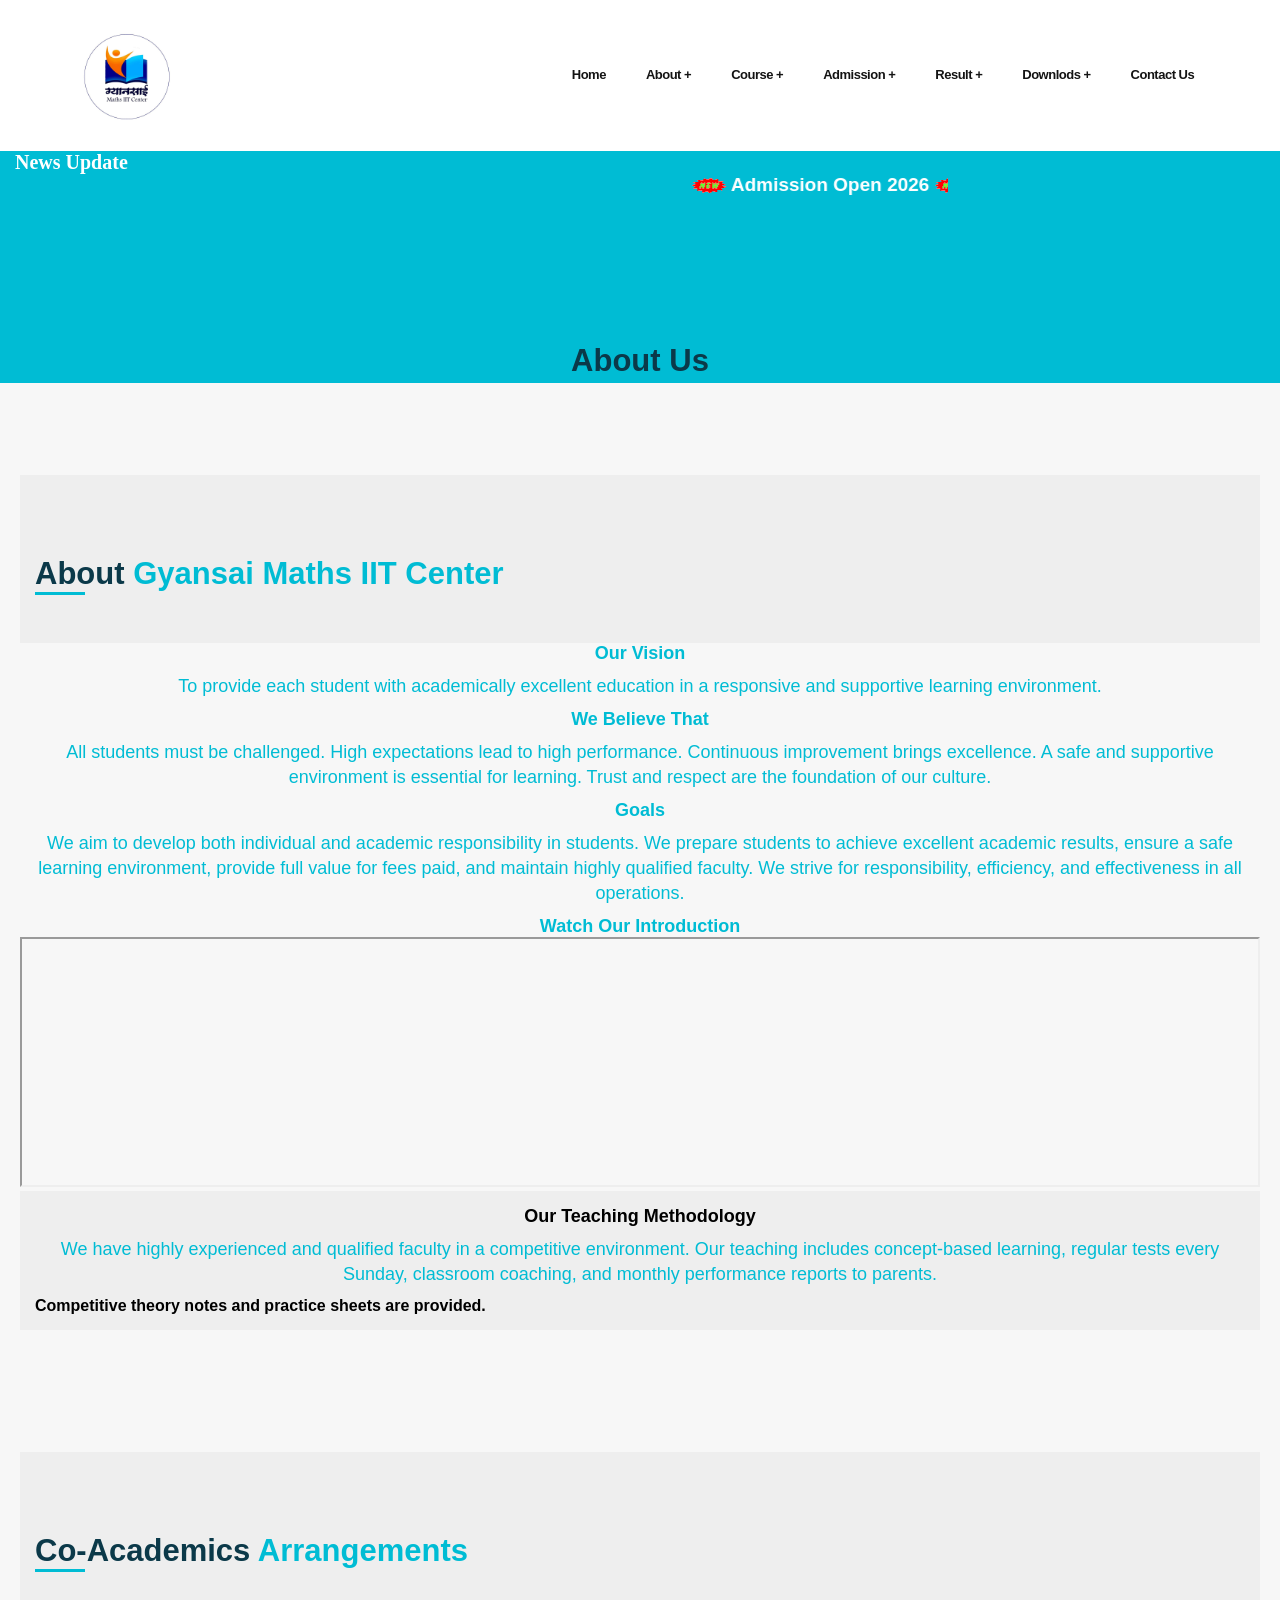
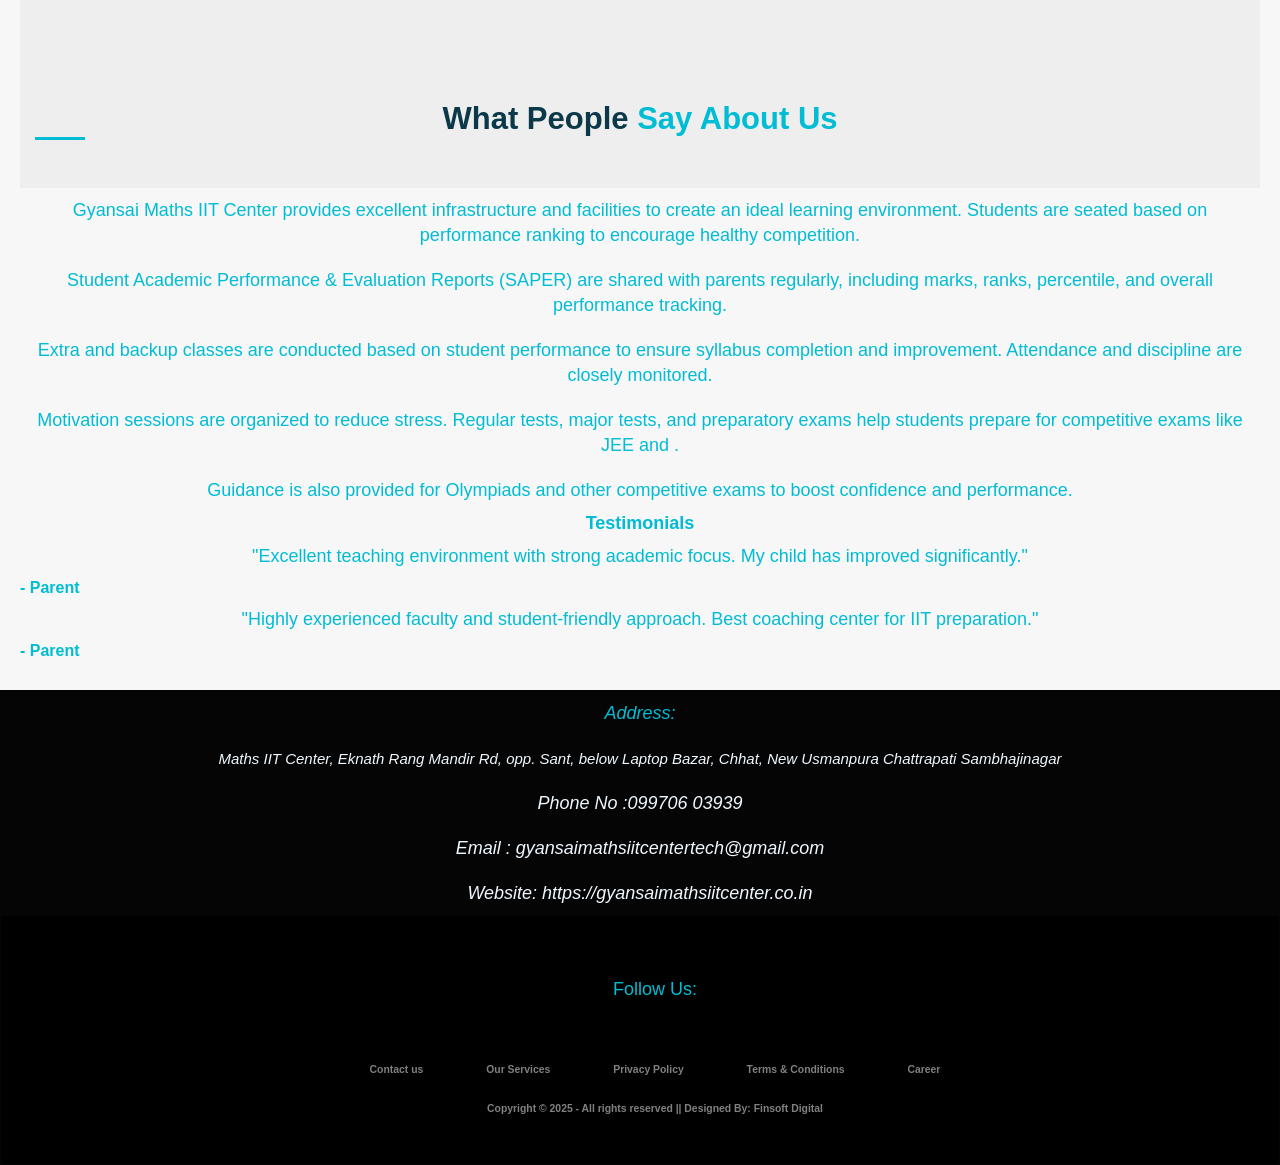
<file: About.htm>
<!DOCTYPE html>
<html lang="en">
<head>
  <meta name="viewport" 
  content="width=device-width, initial-scale=1.0, maximum-scale=1.0, user-scalable=0"/>
    <title>GYANSAI MATHS IIT CENTER</title>
    <link rel="stylesheet" href="style.css">
    <link rel="stylesheet" href="mediaquries.css">
    <link rel="preconnect" href="https://fonts.googleapis.com">
<link rel="preconnect" href="https://fonts.gstatic.com" crossorigin>
<link href="https://fonts.googleapis.com/css2?family=Montserrat&display=swap" rel="stylesheet">
</head>
<body>  
    <section class="header">
        <nav>
            <a href="#"><img src="sai.jpeg" width="100" height="100"></a>
            <div class="nav-links">
              <i class="bi bi-x-circle-fill" onclick="hideMenu()"></i>
              <ul class="nav-list">
                <li><a href="index.htm">Home</a></li>
                <li class="dropdown">
                    <a href="#" class="dropbtn">About +</a>
                    <ul class="dropdown-content">
                        <li><a href="index.htm">About Us</a></li>
                       
                    </ul>
                </li>
                <li class="dropdown">
                  <a href="#" class="dropbtn">Course +</a>
                  <ul class="dropdown-content">
                      
                  </ul>
                  <li class="dropdown">
                    <a href="#" class="dropbtn">Admission +</a>
                    <ul class="dropdown-content">
                        
                        
                    </ul>
                    <li class="dropdown">
                    <a href="#" class="dropbtn">Result +</a>
                    <ul class="dropdown-content">
                       
                    </ul>
                <li><a href="#">Downlods +</a></li>
                <li><a href="Contact.htm">Contact Us</a></li>
            </ul>
        </nav>
        <div class="top-header ">
            <div class="container">
            <div class="width-1">
            <b class="news-list">News Update</b>
            <marquee class="quote" onmouseout="start()" onmousemove="stop()" > 
              <img src="index.gif">
               <a href="#_blank" style="color: white;">Admission Open 2026 </a> 
               <img src="index.gif">
              </marquee>
                    
            </div>
            </div>
            </div>
            <section class="About-us">
                <p style="color: aliceblue;"><h1>About Us</h1></p>
              </section> 

        <section class="gd">
        </section>
      

   <section class="page-section">
    <div class="container">
        <div class="row">
            <div class="section-fullwidth">
                
                <div class="col-md-12">
                    <h1>About <span class="cs-color">Gyansai Maths IIT Center</span></h1>
                    <div class="cs-separator"><span class="divider5"></span></div>
                </div>

                <div class="col-md-8">
                    <h2>Our Vision</h2>
                    <p>To provide each student with academically excellent education in a responsive and supportive learning environment.</p>

                    <h2>We Believe That</h2>
                    <p>
                        All students must be challenged. High expectations lead to high performance. Continuous improvement brings excellence.
                        A safe and supportive environment is essential for learning. Trust and respect are the foundation of our culture.
                    </p>

                    <h2>Goals</h2>
                    <p>
                        We aim to develop both individual and academic responsibility in students. We prepare students to achieve excellent academic results,
                        ensure a safe learning environment, provide full value for fees paid, and maintain highly qualified faculty.
                        We strive for responsibility, efficiency, and effectiveness in all operations.
                    </p>
                </div>

                <div class="col-md-4">
                    <h2>Watch Our Introduction</h2>
                    <iframe width="100%" height="250"
                        src="https://www.youtube.com/"
                        title="Coaching for JEE and PMT"
                        allowfullscreen>
                    </iframe>
                </div>

                <div class="col-md-12">
                    <h2>Our Teaching Methodology</h2>
                    <p>
                        We have highly experienced and qualified faculty in a competitive environment. Our teaching includes concept-based learning,
                        regular tests every Sunday, classroom coaching, and monthly performance reports to parents.
                    </p>
                    <b>Competitive theory notes and practice sheets are provided.</b>
                </div>

            </div>
        </div>
    </div>
</section>


<section class="page-section">
    <div class="container">
        <div class="row">
            <div class="section-fullwidth">

                <div class="col-md-12">
                    <h1>Co-Academics <span class="cs-color">Arrangements</span></h1>
                    <div class="cs-separator"><span class="divider5"></span></div>
                </div>

                <div class="col-md-12">
                    <h1 style="text-align: center;">What People <span class="cs-color">Say About Us</span></h1>
                    <div class="cs-separator"><span class="divider5"></span></div>
                </div>

                <div class="col-md-8">
                    <p>
                        Gyansai Maths IIT Center provides excellent infrastructure and facilities to create an ideal learning environment.
                        Students are seated based on performance ranking to encourage healthy competition.
                    </p>

                    <p>
                        Student Academic Performance & Evaluation Reports (SAPER) are shared with parents regularly,
                        including marks, ranks, percentile, and overall performance tracking.
                    </p>

                    <p>
                        Extra and backup classes are conducted based on student performance to ensure syllabus completion and improvement.
                        Attendance and discipline are closely monitored.
                    </p>

                    <p>
                        Motivation sessions are organized to reduce stress. Regular tests, major tests, and preparatory exams
                        help students prepare for competitive exams like JEE and .
                    </p>

                    <p>
                        Guidance is also provided for Olympiads and other competitive exams to boost confidence and performance.
                    </p>
                </div>

                <div class="col-md-4">
                    <h2>Testimonials</h2>
                    <div class="cs-testimonial simple">

                        <div class="testimonial">
                            <p>"Excellent teaching environment with strong academic focus. My child has improved significantly."</p>
                            <span>- Parent</span>
                        </div>

                        <div class="testimonial">
                            <p>"Highly experienced faculty and student-friendly approach. Best coaching center for IIT preparation."</p>
                            <span>- Parent</span>
                        </div>

                    </div>
                </div>

            </div>
        </div>
    </div>
</section>

<footer>
    <address>
      <p>Address:</p>
      <p style="color: aliceblue; font-size: 15px;">
        Maths IIT Center, Eknath Rang Mandir Rd, opp. Sant, below Laptop Bazar, Chhat, New Usmanpura
        Chattrapati Sambhajinagar
      </p>
      <p style="color: aliceblue;">Phone No :099706 03939</p>
      <p style="color: aliceblue;">Email : gyansaimathsiitcentertech@gmail.com</p>
      <p style="color: aliceblue;">Website: https://gyansaimathsiitcenter.co.in</p>
    </address>
    <div class="footer">
      <div class="row-w">
        <p>Follow Us:</p>
        <a href="#"><i class="fa fa-facebook"></i></a>
        <a href="#"><i class="fa fa-instagram"></i></a>
        <a href="#"><i class="fa fa-youtube"></i></a>
        <a href="#"><i class="fa fa-twitter"></i></a>
      </div>
      <div class="row-w">
        <ul>
          <li><a href="#">Contact us</a></li>
          <li><a href="#">Our Services</a></li>
          <li><a href="#">Privacy Policy</a></li>
          <li><a href="#">Terms & Conditions</a></li>
          <li><a href="#">Career</a></li>
        </ul>
      </div>
      <div class="row-w">
        Copyright &copy; 2025 - All rights reserved || Designed By: Finsoft Digital
      </div>
    </div>
  </footer>
</file>
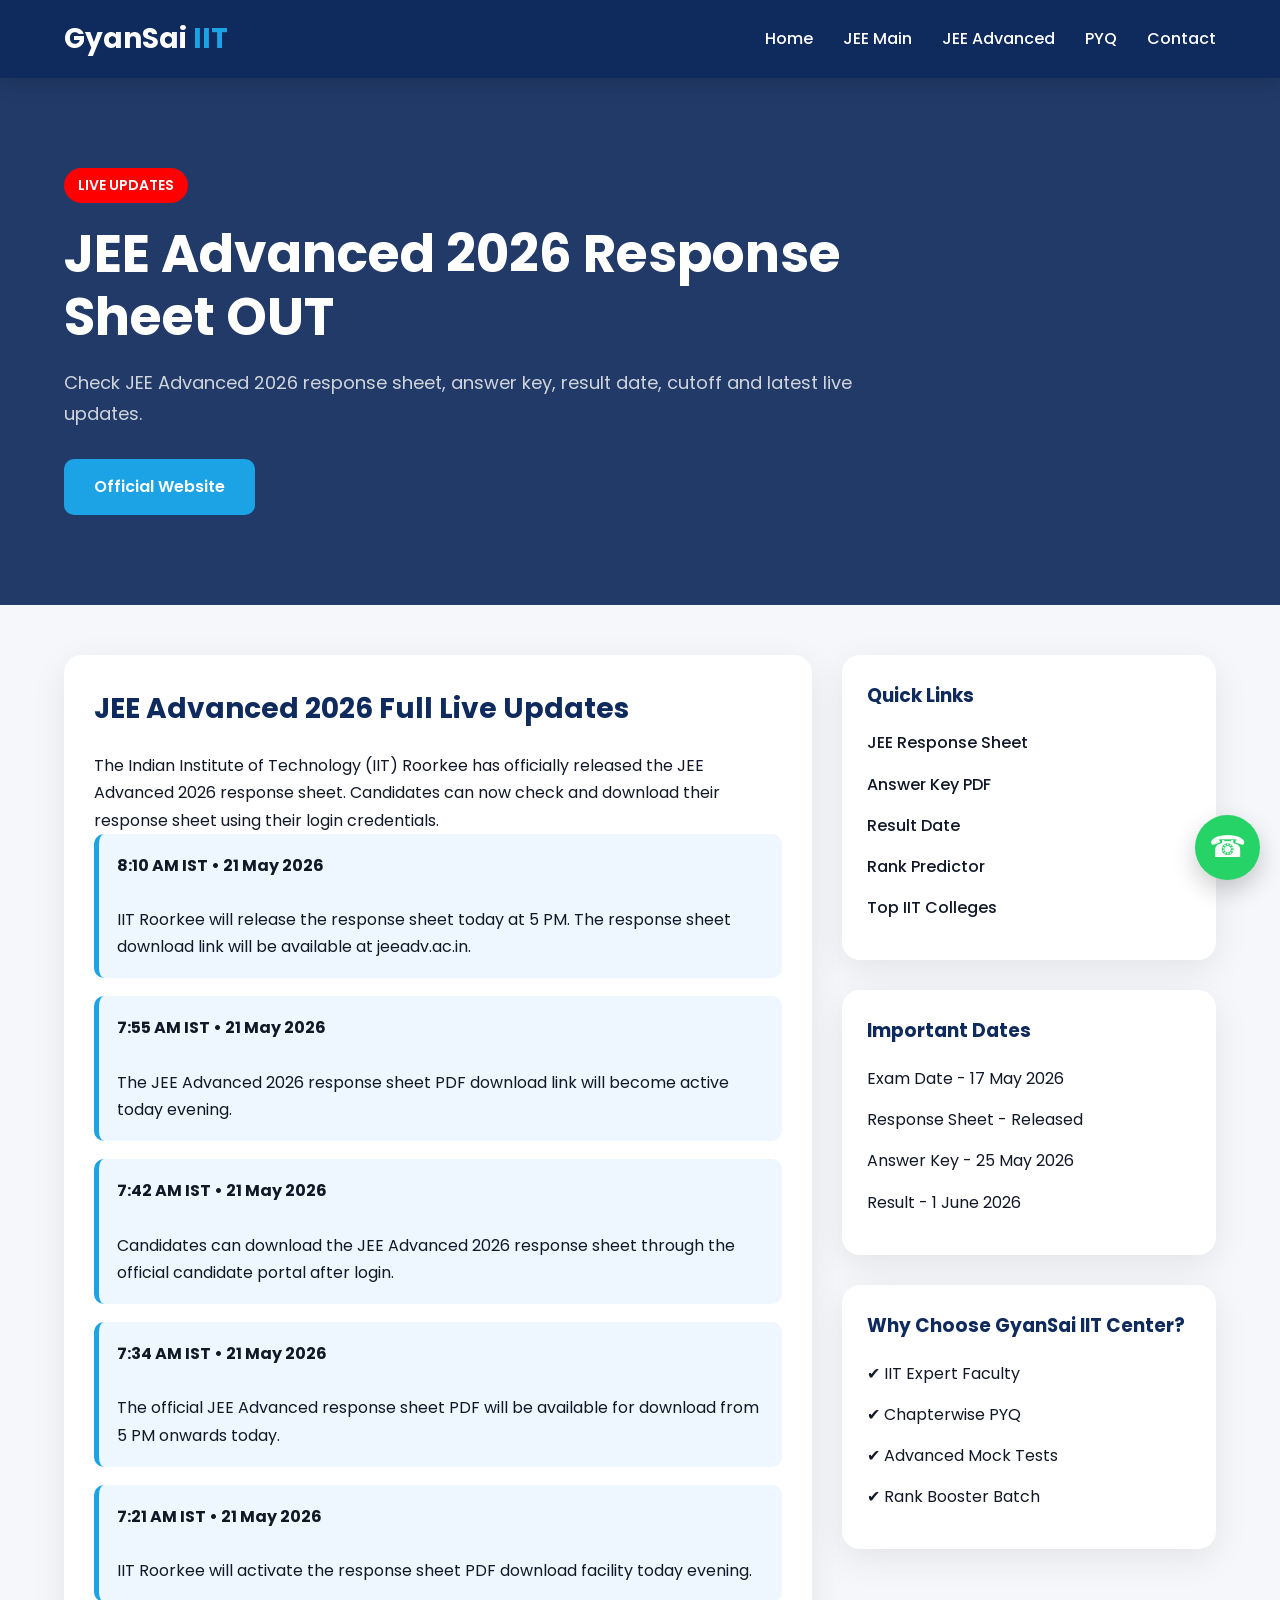
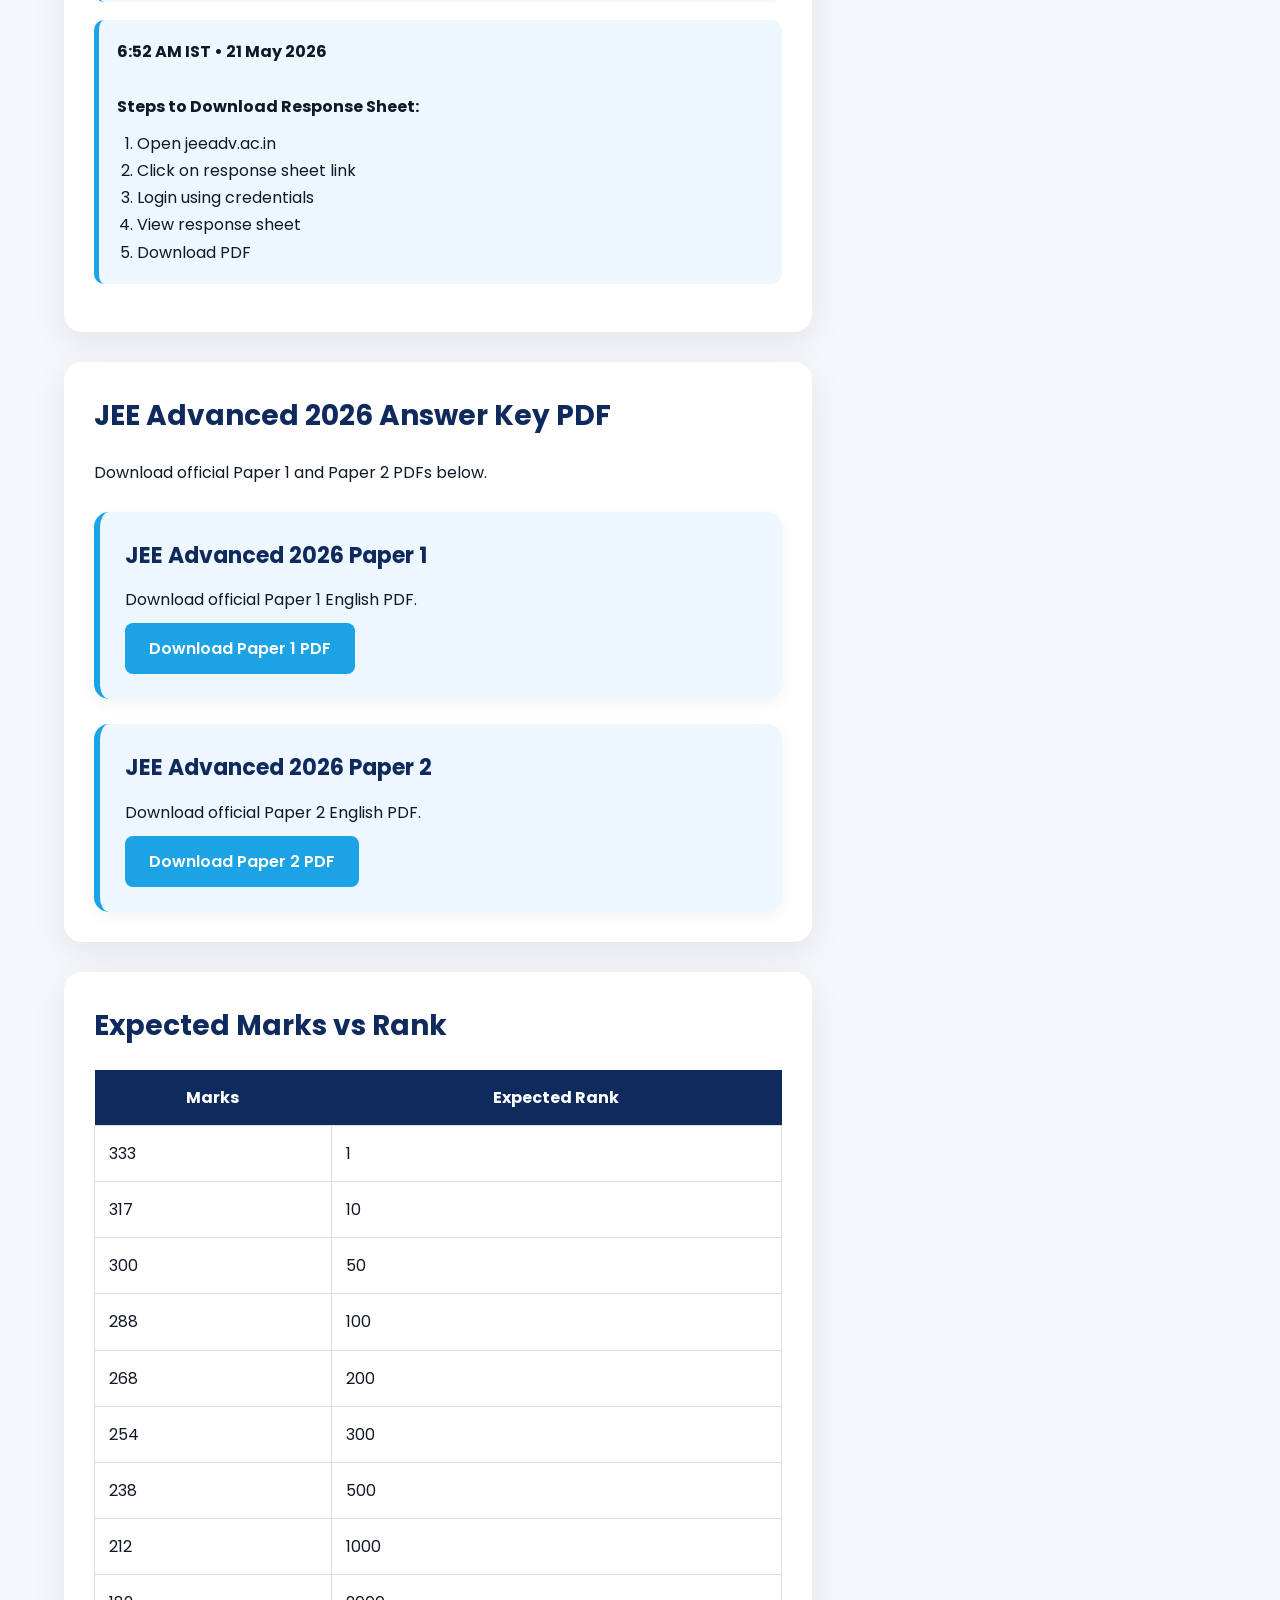
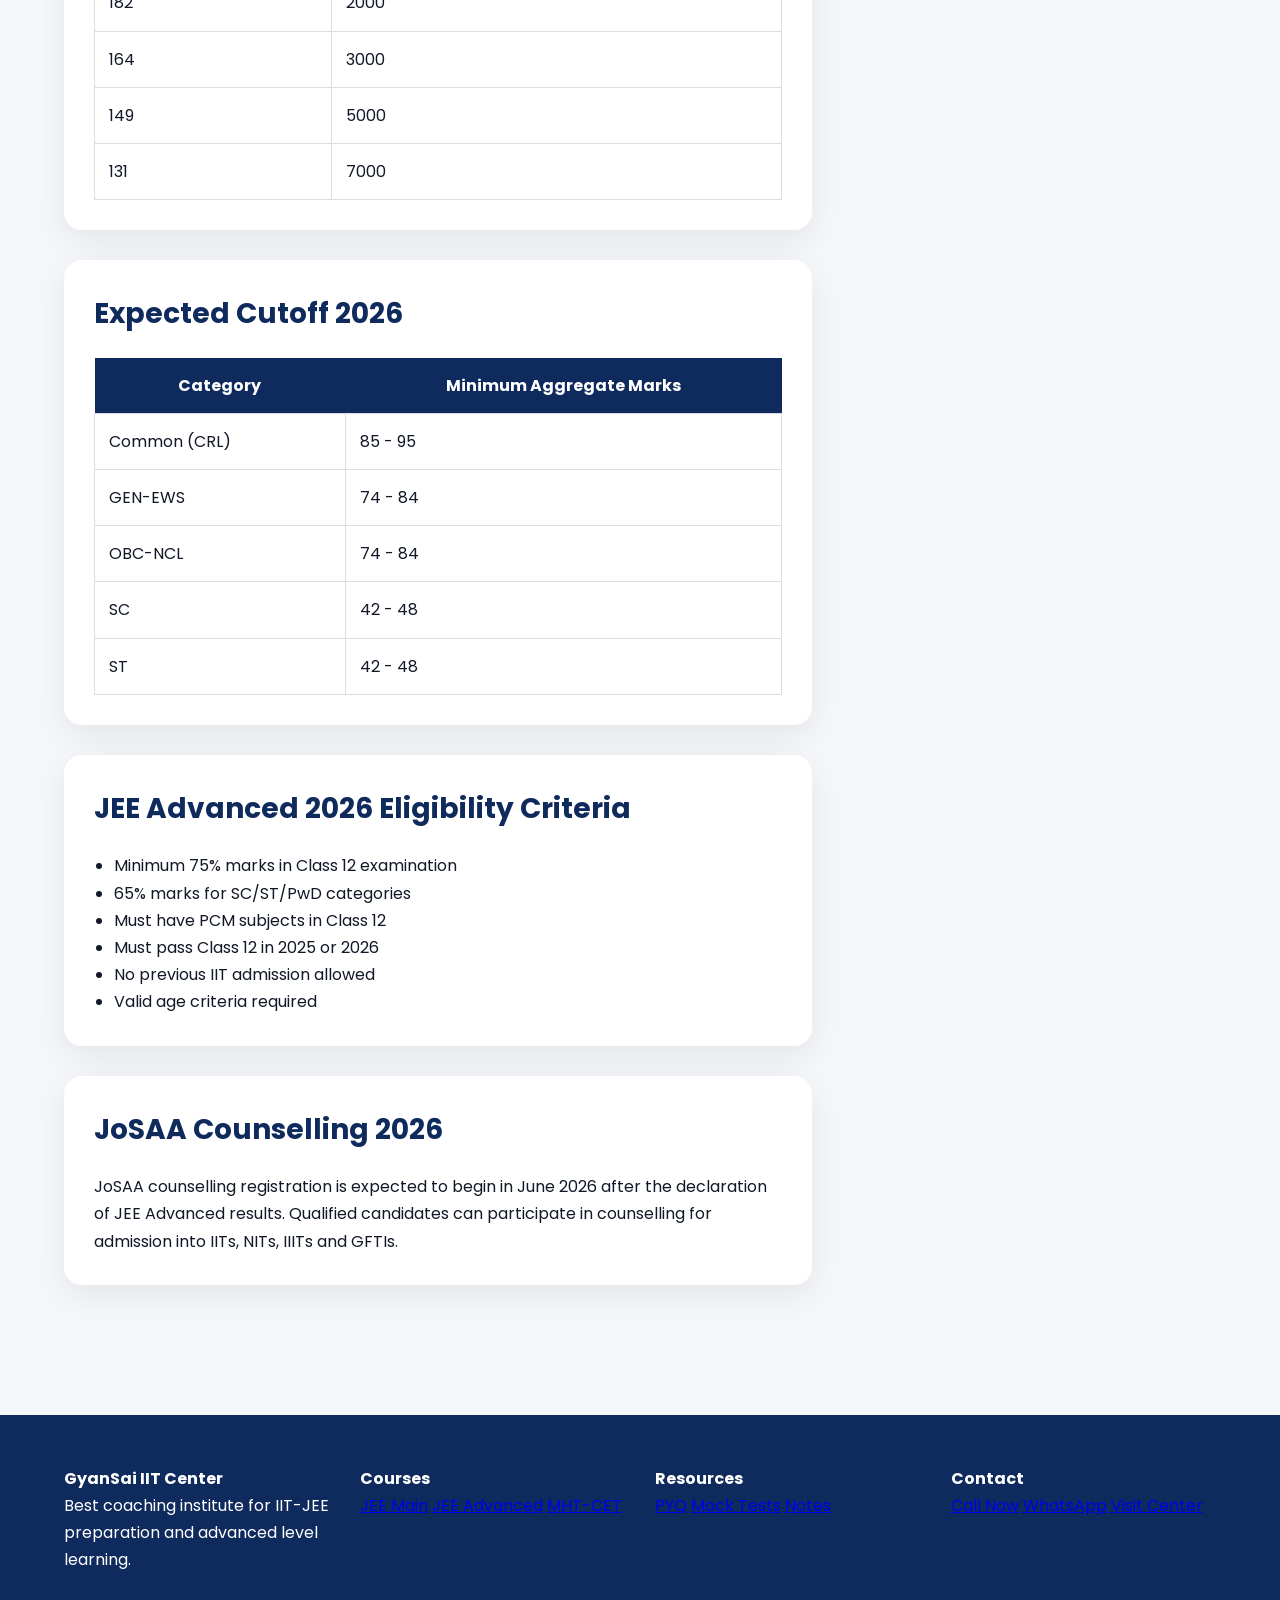
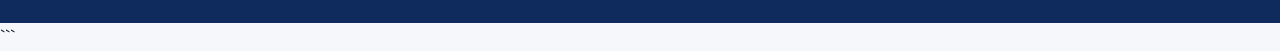
<file: blog.html>
<!DOCTYPE html>
<html lang="en">
<head>
<meta charset="UTF-8">
<meta name="viewport" content="width=device-width, initial-scale=1.0">
<title>JEE Advanced 2026 Response Sheet - GyanSai IIT Center</title>
<meta name="description" content="Check JEE Advanced 2026 response sheet, answer key, result date, cutoff, marks vs rank and latest updates.">
<link href="https://fonts.googleapis.com/css2?family=Poppins:wght@300;400;500;600;700&display=swap" rel="stylesheet">

<style>
*{
margin:0;
padding:0;
box-sizing:border-box;
font-family:'Poppins',sans-serif;
}

body{
background:#f5f7fb;
color:#111827;
line-height:1.7;
}

:root{
--primary:#0F2A5C;
--secondary:#1BA3E6;
--accent:#FFB703;
}

header{
background:var(--primary);
padding:15px 5%;
position:sticky;
top:0;
z-index:1000;
box-shadow:0 5px 20px rgba(0,0,0,0.15);
}

.navbar{
display:flex;
justify-content:space-between;
align-items:center;
}

.logo{
font-size:28px;
font-weight:700;
color:white;
}

.logo span{
color:var(--secondary);
}

.nav-links{
display:flex;
gap:30px;
}

.nav-links a{
text-decoration:none;
color:white;
font-weight:500;
transition:0.3s;
}

.nav-links a:hover{
color:var(--secondary);
}

.hero{
background:
linear-gradient(rgba(15,42,92,0.92),rgba(15,42,92,0.92)),
url('https://images.unsplash.com/photo-1523240795612-9a054b0db644?q=80&w=1600&auto=format&fit=crop');
background-size:cover;
background-position:center;
padding:90px 5%;
color:white;
}

.hero-content{
max-width:850px;
}

.live{
display:inline-block;
background:red;
padding:6px 14px;
border-radius:30px;
font-size:14px;
font-weight:600;
margin-bottom:20px;
animation:blink 1s infinite;
}

@keyframes blink{
50%{
opacity:0.5;
}
}

.hero h1{
font-size:52px;
line-height:1.2;
margin-bottom:20px;
}

.hero p{
font-size:18px;
color:#d1d5db;
margin-bottom:30px;
}

.btn{
display:inline-block;
padding:14px 30px;
background:var(--secondary);
color:white;
text-decoration:none;
border-radius:10px;
font-weight:600;
transition:0.3s;
}

.btn:hover{
background:#0d8cc5;
transform:translateY(-3px);
}

.container{
width:90%;
max-width:1250px;
margin:auto;
padding:50px 0;
}

.grid{
display:grid;
grid-template-columns:2fr 1fr;
gap:30px;
}

.card{
background:white;
padding:30px;
border-radius:18px;
box-shadow:0 10px 35px rgba(0,0,0,0.08);
margin-bottom:30px;
}

.card h2{
margin-bottom:20px;
color:var(--primary);
font-size:28px;
}

.update-box{
background:#eef7ff;
padding:18px;
border-left:5px solid var(--secondary);
border-radius:10px;
margin-bottom:18px;
}

.table{
width:100%;
border-collapse:collapse;
margin-top:20px;
}

.table th{
background:var(--primary);
color:white;
padding:14px;
}

.table td{
padding:14px;
border:1px solid #ddd;
}

.sidebar-card{
background:white;
padding:25px;
border-radius:18px;
box-shadow:0 10px 35px rgba(0,0,0,0.08);
margin-bottom:30px;
}

.sidebar-card h3{
margin-bottom:18px;
color:var(--primary);
}

.sidebar-card ul{
list-style:none;
}

.sidebar-card ul li{
margin-bottom:14px;
}

.sidebar-card ul li a{
text-decoration:none;
color:#111827;
font-weight:500;
}

.answer-box{
background:#eef7ff;
padding:25px;
border-radius:15px;
border-left:6px solid #1BA3E6;
margin-top:25px;
box-shadow:0 5px 15px rgba(0,0,0,0.05);
}

.answer-box h3{
color:#0F2A5C;
margin-bottom:12px;
font-size:22px;
}

.download-btn{
display:inline-block;
padding:12px 24px;
background:#1BA3E6;
color:white;
text-decoration:none;
border-radius:8px;
font-weight:600;
margin-top:10px;
}

.download-btn:hover{
background:#0d8cc5;
}

footer{
background:var(--primary);
padding:50px 5%;
color:white;
margin-top:50px;
}

.footer-grid{
display:grid;
grid-template-columns:repeat(auto-fit,minmax(220px,1fr));
gap:30px;
}

.whatsapp{
position:fixed;
right:20px;
bottom:20px;
width:65px;
height:65px;
background:#25D366;
border-radius:50%;
display:flex;
justify-content:center;
align-items:center;
color:white;
font-size:30px;
text-decoration:none;
box-shadow:0 10px 25px rgba(0,0,0,0.2);
z-index:999;
}

@media(max-width:900px){
.grid{
grid-template-columns:1fr;
}
.hero h1{
font-size:34px;
}
.nav-links{
display:none;
}
}
</style>
</head>

<body>

<header>
<div class="navbar">
<div class="logo">GyanSai <span>IIT</span></div>
<div class="nav-links">
<a href="index.htm">Home</a>
<a href="index.htm">JEE Main</a>
<a href="index.htm">JEE Advanced</a>
<a href="index.htm">PYQ</a>
<a href="index.htm">Contact</a>
</div>
</div>
</header>

<section class="hero">
<div class="hero-content">
<div class="live">LIVE UPDATES</div>
<h1>JEE Advanced 2026 Response Sheet OUT</h1>
<p>
Check JEE Advanced 2026 response sheet, answer key,
result date, cutoff and latest live updates.
</p>
<a href="https://jeeadv.ac.in" target="_blank" class="btn">
Official Website
</a>
</div>
</section>

<div class="container">
<div class="grid">
<div>

<div class="card">
<h2>JEE Advanced 2026 Full Live Updates</h2>
<p>
The Indian Institute of Technology (IIT) Roorkee has officially released the JEE Advanced 2026 response sheet. Candidates can now check and download their response sheet using their login credentials.
</p>

<div class="update-box">
<strong>8:10 AM IST • 21 May 2026</strong><br><br>
IIT Roorkee will release the response sheet today at 5 PM.
The response sheet download link will be available at jeeadv.ac.in.
</div>

<div class="update-box">
<strong>7:55 AM IST • 21 May 2026</strong><br><br>
The JEE Advanced 2026 response sheet PDF download link will become active today evening.
</div>

<div class="update-box">
<strong>7:42 AM IST • 21 May 2026</strong><br><br>
Candidates can download the JEE Advanced 2026 response sheet through the official candidate portal after login.
</div>

<div class="update-box">
<strong>7:34 AM IST • 21 May 2026</strong><br><br>
The official JEE Advanced response sheet PDF will be available for download from 5 PM onwards today.
</div>

<div class="update-box">
<strong>7:21 AM IST • 21 May 2026</strong><br><br>
IIT Roorkee will activate the response sheet PDF download facility today evening.
</div>

<div class="update-box">
<strong>6:52 AM IST • 21 May 2026</strong><br><br>
<b>Steps to Download Response Sheet:</b>
<ol style="padding-left:20px; margin-top:10px;">
<li>Open jeeadv.ac.in</li>
<li>Click on response sheet link</li>
<li>Login using credentials</li>
<li>View response sheet</li>
<li>Download PDF</li>
</ol>
</div>
</div>

<div class="card">
<h2>JEE Advanced 2026 Answer Key PDF</h2>
<p>Download official Paper 1 and Paper 2 PDFs below.</p>

<div class="answer-box">
<h3>JEE Advanced 2026 Paper 1</h3>
<p>Download official Paper 1 English PDF.</p>
<a href="https://jeeadv.ac.in/documents/p1_english.pdf" target="_blank" class="download-btn">Download Paper 1 PDF</a>
</div>

<div class="answer-box">
<h3>JEE Advanced 2026 Paper 2</h3>
<p>Download official Paper 2 English PDF.</p>
<a href="https://jeeadv.ac.in/documents/p2_english.pdf" target="_blank" class="download-btn">Download Paper 2 PDF</a>
</div>
</div>

<div class="card">
<h2>Expected Marks vs Rank</h2>
<table class="table">
<tr>
<th>Marks</th>
<th>Expected Rank</th>
</tr>
<tr><td>333</td><td>1</td></tr>
<tr><td>317</td><td>10</td></tr>
<tr><td>300</td><td>50</td></tr>
<tr><td>288</td><td>100</td></tr>
<tr><td>268</td><td>200</td></tr>
<tr><td>254</td><td>300</td></tr>
<tr><td>238</td><td>500</td></tr>
<tr><td>212</td><td>1000</td></tr>
<tr><td>182</td><td>2000</td></tr>
<tr><td>164</td><td>3000</td></tr>
<tr><td>149</td><td>5000</td></tr>
<tr><td>131</td><td>7000</td></tr>
</table>
</div>

<div class="card">
<h2>Expected Cutoff 2026</h2>
<table class="table">
<tr>
<th>Category</th>
<th>Minimum Aggregate Marks</th>
</tr>
<tr><td>Common (CRL)</td><td>85 - 95</td></tr>
<tr><td>GEN-EWS</td><td>74 - 84</td></tr>
<tr><td>OBC-NCL</td><td>74 - 84</td></tr>
<tr><td>SC</td><td>42 - 48</td></tr>
<tr><td>ST</td><td>42 - 48</td></tr>
</table>
</div>

<div class="card">
<h2>JEE Advanced 2026 Eligibility Criteria</h2>
<ul style="padding-left:20px; margin-top:20px;">
<li>Minimum 75% marks in Class 12 examination</li>
<li>65% marks for SC/ST/PwD categories</li>
<li>Must have PCM subjects in Class 12</li>
<li>Must pass Class 12 in 2025 or 2026</li>
<li>No previous IIT admission allowed</li>
<li>Valid age criteria required</li>
</ul>
</div>

<div class="card">
<h2>JoSAA Counselling 2026</h2>
<p>
JoSAA counselling registration is expected to begin in June 2026 after the declaration of JEE Advanced results. Qualified candidates can participate in counselling for admission into IITs, NITs, IIITs and GFTIs.
</p>
</div>

</div>

<div>
<div class="sidebar-card">
<h3>Quick Links</h3>
<ul>
<li><a href="#">JEE Response Sheet</a></li>
<li><a href="#">Answer Key PDF</a></li>
<li><a href="#">Result Date</a></li>
<li><a href="#">Rank Predictor</a></li>
<li><a href="#">Top IIT Colleges</a></li>
</ul>
</div>

<div class="sidebar-card">
<h3>Important Dates</h3>
<ul>
<li>Exam Date - 17 May 2026</li>
<li>Response Sheet - Released</li>
<li>Answer Key - 25 May 2026</li>
<li>Result - 1 June 2026</li>
</ul>
</div>

<div class="sidebar-card">
<h3>Why Choose GyanSai IIT Center?</h3>
<ul>
<li>✔ IIT Expert Faculty</li>
<li>✔ Chapterwise PYQ</li>
<li>✔ Advanced Mock Tests</li>
<li>✔ Rank Booster Batch</li>
</ul>
</div>
</div>
</div>
</div>

<footer>
<div class="footer-grid">
<div>
<h4>GyanSai IIT Center</h4>
<p>
Best coaching institute for IIT-JEE preparation and advanced level learning.
</p>
</div>

<div>
<h4>Courses</h4>
<a href="#">JEE Main</a>
<a href="#">JEE Advanced</a>
<a href="#">MHT-CET</a>
</div>

<div>
<h4>Resources</h4>
<a href="#">PYQ</a>
<a href="#">Mock Tests</a>
<a href="#">Notes</a>
</div>

<div>
<h4>Contact</h4>
<a href="#">Call Now</a>
<a href="#">WhatsApp</a>
<a href="#">Visit Center</a>
</div>
</div>
</footer>

<a href="https://wa.me/9960703939" class="whatsapp">☎</a>

</body>
</html>
```
</file>
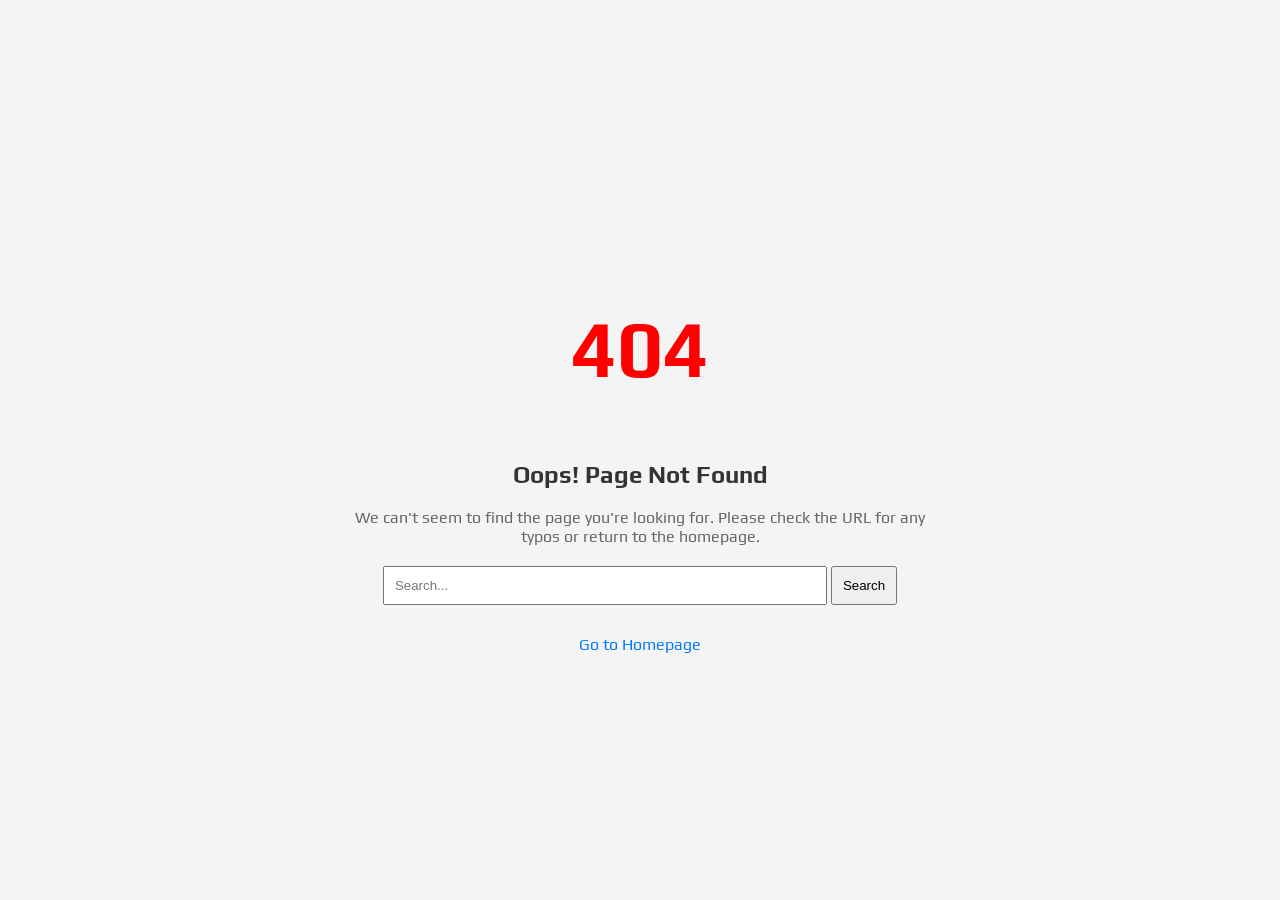
<file: camp.htm>
<!DOCTYPE html>
<html lang="en">
<head>
    <meta charset="UTF-8">
    <meta name="viewport" content="width=device-width, initial-scale=1.0">
    <title>404 Page Not Found</title>
    <link href="https://fonts.googleapis.com/css2?family=Play:wght@400;700&display=swap" rel="stylesheet">
    <link rel="stylesheet" href="main.css"> <!-- Link to your CSS file -->
</head>
<body>

<section class="error-page">
    <div class="container">
        <h1>404</h1>
        <h2>Oops! Page Not Found</h2>
        <p>We can't seem to find the page you're looking for. Please check the URL for any typos or return to the homepage.</p>

        <div class="search-box">
            <input type="text" placeholder="Search...">
            <button>Search</button>
        </div>

        <div class="menu">
            <a href="index.htm">Go to Homepage</a>
            
        </div>

        
    </div>
</section>

</body>
</html>
</file>
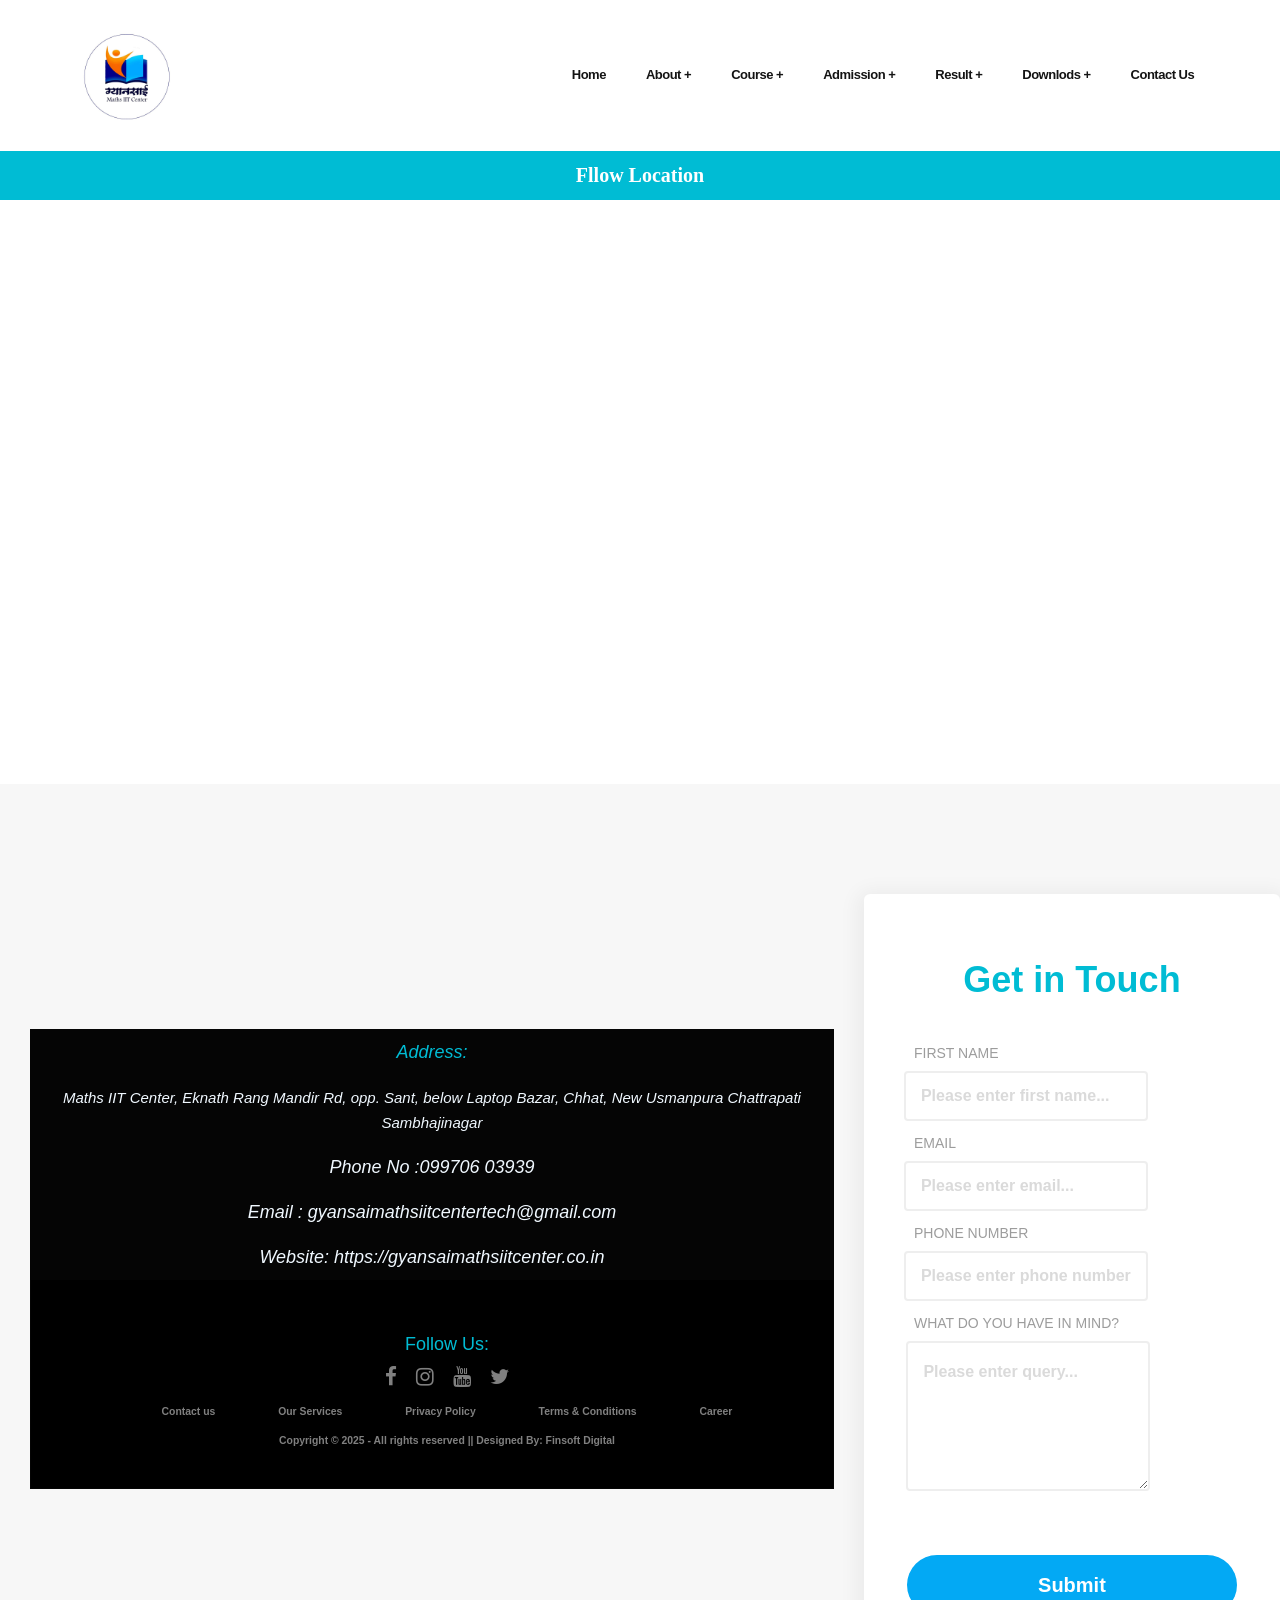
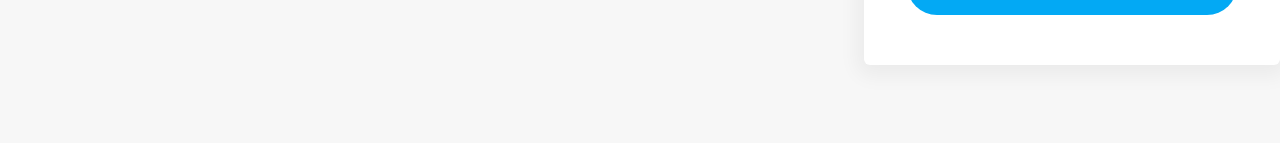
<file: Contact.htm>
<!DOCTYPE html>
<html lang="en">
<head>
  <meta name="viewport" 
  content="width=device-width, initial-scale=1.0, maximum-scale=1.0, user-scalable=0"/>
    <title>GyanSaimathsiit</title>
    <link rel="stylesheet" href="style.css">
    <link rel="stylesheet" href="mediaquries.css">
    <link rel="preconnect" href="https://fonts.googleapis.com">
<link rel="preconnect" href="https://fonts.gstatic.com" crossorigin>
<link href="https://fonts.googleapis.com/css2?family=Montserrat&display=swap" rel="stylesheet">
</head>
<body>  
    <section class="header-us">
        <nav>
                   <img src="sai.jpeg" width="100" height="100" alt="GYANSAI MATHS IIT CENTER Logo" />
            <div class="nav-links">
              <i class="bi bi-x-circle-fill" onclick="hideMenu()"></i>
              <ul class="nav-list">
                <li><a href="index.htm">Home</a></li>
                <li class="dropdown">
                    <a href="#" class="dropbtn">About +</a>
                    <ul class="dropdown-content">
                        <li><a href="About.htm">About Us</a></li>
                        <li><a href="founder.htm">Founder's Message</a></li>
                    </ul>
                </li>
                <li class="dropdown">
                  <a href="#" class="dropbtn">Course +</a>
                  <ul class="dropdown-content">
                      <li><a href="engg.htm">Engineer</a></li>
                      <li><a href="medical.htm">Medical</a></li>
                      <li><a href="carrer.htm">Career Foundation</a></li>
                  </ul>
                  <li class="dropdown">
                    <a href="#" class="dropbtn">Admission +</a>
                    <ul class="dropdown-content">
                        <li><a href="#">Pay Fee</a></li>
                        <li><a href="#">Admission Procedure</a></li>
                        <li><a href="#">Online Application Form</a></li>
                        
                    </ul>
                    <li class="dropdown">
                    <a href="#" class="dropbtn">Result +</a>
                    <ul class="dropdown-content">
                        
                    </ul>
                <li><a href="#">Downlods +</a></li>
                <li><a href="Contact.htm">Contact Us</a></li>
            </ul>
        </nav>
        <div class="top-header-us">
            <div class="container">
            <div class="width-1">
            <b class="news-list">Fllow Location </b>

            </div>
            </div>
            </div>
        </section>
        <div class="location">
<iframe src="https://www.google.com/maps/embed?pb=!1m18!1m12!1m3!1d3752.305516298486!2d75.3286931!3d19.869317199999998!2m3!1f0!2f0!3f0!3m2!1i1024!2i768!4f13.1!3m3!1m2!1s0x3bdba398dc72322b%3A0xc11370cf2878c407!2sGyansai%20Maths%20IIT%20Center!5e0!3m2!1sen!2sin!4v1778062386585!5m2!1sen!2sin" width="600" height="450" style="border:0;" allowfullscreen="" loading="lazy" referrerpolicy="no-referrer-when-downgrade"></iframe>
        </div>
        <div class="information-back">
       
          <div class="contact_us_6">
            <div class="responsive-container-block container">
                  <style>
                      body {
                          font-family: Arial, sans-serif;
                          margin: 0px;
                      }
                      .input, .textinput {
                          width: 100%;
                          padding: 10px;
                          margin-bottom: 10px;
                          border: 1px solid #ccc;
                          border-radius: 4px;
                      }
                      .submit-btn {
                          padding: 10px;
                          background-color: #28a745;
                          color: white;
                          border: none;
                          border-radius: 4px;
                          cursor: pointer;
                      }
                      .submit-btn:hover {
                          background-color: #218838;
                      }
                      .response-message {
                          margin-top: 10px;
                      }
                  </style>
              </head>
              <body>
              
             </style>
        </head>
        <body>
        
        <div class="information-back">
            
            <div class="contact_us_6">
              <div class="responsive-container-block container">
                <form id="contact-form">
                  <div class="container-block form-wrapper">
                    <div class="mob-text">
                      <p class="text-blk contactus-head">Get in Touch</p>
                      <p class="text-blk contactus-subhead"></p>
                    </div>
                    <div class="responsive-container-block" id="i2cbk">
                      <div class="responsive-cell-block" id="i10mt-3">
                        <p class="text-blk input-title">FIRST NAME</p>
                        <input class="input" id="ijowk-3" name="FirstName" placeholder="Please enter first name..." required>
                      </div>
                      <div class="responsive-cell-block" id="ip1yp">
                        <p class="text-blk input-title">EMAIL</p>
                        <input class="input" id="ipmgh-3" name="Email" placeholder="Please enter email..." required type="email">
                      </div>
                      <div class="responsive-cell-block" id="ih9wi">
                        <p class="text-blk input-title">PHONE NUMBER</p>
                        <input class="input" id="imgis-3" name="PhoneNumber" placeholder="Please enter phone number..." required type="tel">
                      </div>
                      <div class="responsive-cell-block" id="i634i-3">
                        <p class="text-blk input-title">WHAT DO YOU HAVE IN MIND?</p>
                        <textarea class="textinput" id="i5vyy-3" name="Message" placeholder="Please enter query..." required></textarea>
                      </div>
                    </div>
                    <button type="submit" class="submit-btn">Submit</button>
                  </div>
                </form>
                <div id="response-message" class="response-message"></div>
              </div>
            </div>
        </div>
        
        <script>
        // JavaScript code to handle form submission
        document.getElementById('contact-form').addEventListener('submit', function(event) {
            event.preventDefault(); // Prevent default form submission
        
            const formData = new FormData(this);
            const data = {};
            
            formData.forEach((value, key) => {
                data[key] = value; // Convert FormData to a regular object
            });
        
            fetch('YOUR_GOOGLE_APPS_SCRIPT_URL', { // Replace with your Google Apps Script URL
                method: 'POST',
                body: JSON.stringify(data),
                headers: {
                    'Content-Type': 'application/json'
                }
            })
            .then(response => response.json())
            .then(data => {
                document.getElementById('response-message').innerText = 'Your message has been sent successfully!';
                document.getElementById('contact-form').reset(); // Reset the form
            })
            .catch((error) => {
                console.error('Error:', error);
                document.getElementById('response-message').innerText = 'There was an error sending your message.';
            });
        });
        </script>
        </body>
        </section>
        
  
        
     <!--FONT AWESOME-->
<link rel="stylesheet" href="https://cdnjs.cloudflare.com/ajax/libs/font-awesome/4.7.0/css/font-awesome.min.css">

<!--GOOGLE FONTS-->
<link rel="preconnect" href="https://fonts.gstatic.com">
<link href="https://fonts.googleapis.com/css2?family=Fredoka+One&family=Play&display=swap" rel="stylesheet"> 
</head>
<body>
  
<footer>
    <address>
      <p>Address:</p>
      <p style="color: aliceblue; font-size: 15px;">
        Maths IIT Center, Eknath Rang Mandir Rd, opp. Sant, below Laptop Bazar, Chhat, New Usmanpura
        Chattrapati Sambhajinagar
      </p>
      <p style="color: aliceblue;">Phone No :099706 03939</p>
      <p style="color: aliceblue;">Email : gyansaimathsiitcentertech@gmail.com</p>
      <p style="color: aliceblue;">Website: https://gyansaimathsiitcenter.co.in</p>
    </address>
    <div class="footer">
      <div class="row-w">
        <p>Follow Us:</p>
        <a href="#"><i class="fa fa-facebook"></i></a>
        <a href="#"><i class="fa fa-instagram"></i></a>
        <a href="#"><i class="fa fa-youtube"></i></a>
        <a href="#"><i class="fa fa-twitter"></i></a>
      </div>
      <div class="row-w">
        <ul>
          <li><a href="#">Contact us</a></li>
          <li><a href="#">Our Services</a></li>
          <li><a href="#">Privacy Policy</a></li>
          <li><a href="#">Terms & Conditions</a></li>
          <li><a href="#">Career</a></li>
        </ul>
      </div>
      <div class="row-w">
        Copyright &copy; 2025 - All rights reserved || Designed By: Finsoft Digital
      </div>
    </div>
  </footer>
</file>
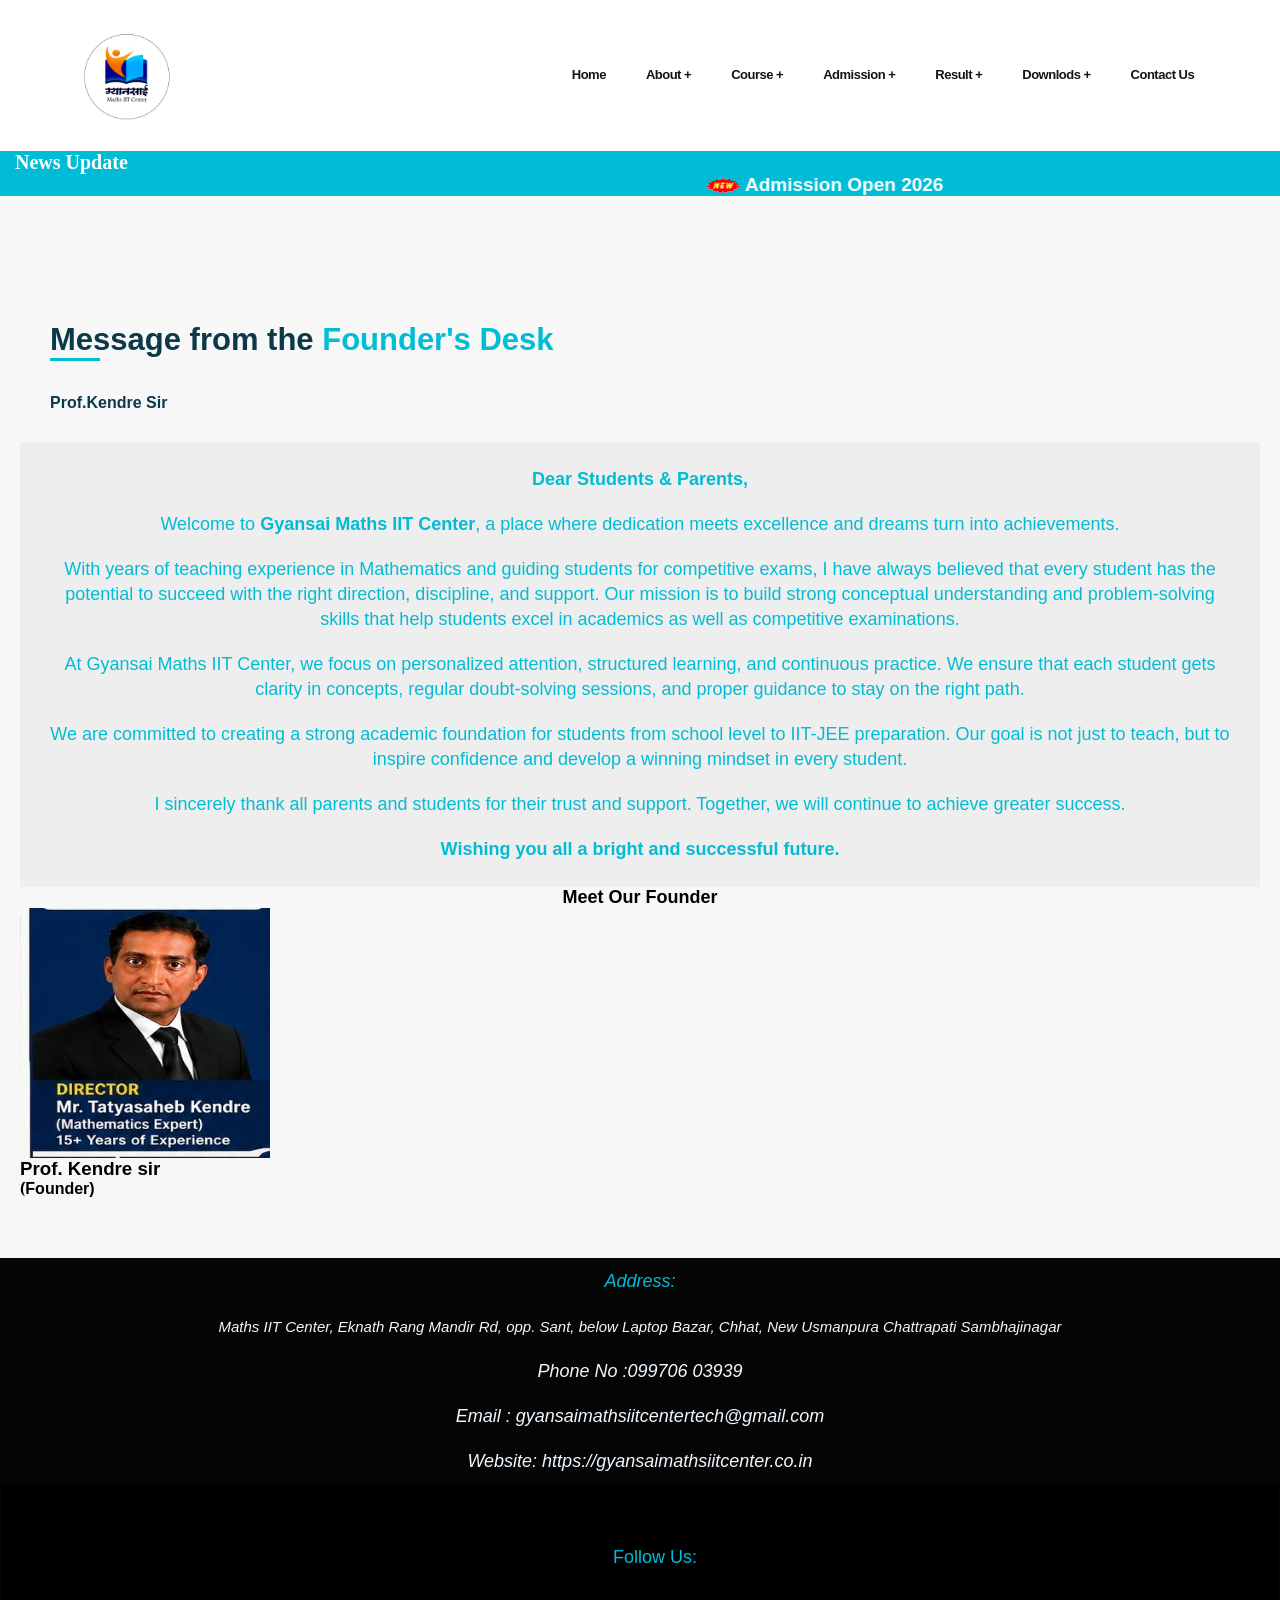
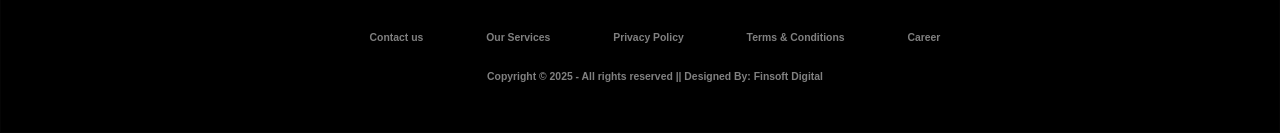
<file: founder.htm>
<!DOCTYPE html>
<html lang="en">
<head>
  <meta name="viewport" 
  content="width=device-width, initial-scale=1.0, maximum-scale=1.0, user-scalable=0"/>
    <title>GyanSaimathsiit</title>
    <link rel="stylesheet" href="style.css">
    <link rel="stylesheet" href="mediaquries.css">
    <link rel="preconnect" href="https://fonts.googleapis.com">
<link rel="preconnect" href="https://fonts.gstatic.com" crossorigin>
<link href="https://fonts.googleapis.com/css2?family=Montserrat&display=swap" rel="stylesheet">
</head>
<body>  
    <section class="header">
        <nav>
            <a href="#"><img src="sai.jpeg" width="100" height="100"></a>
            <div class="nav-links">
              <i class="bi bi-x-circle-fill" onclick="hideMenu()"></i>
              <ul class="nav-list">
                <li><a href="index.htm">Home</a></li>
                <li class="dropdown">
                    <a href="#" class="dropbtn">About +</a>
                    <ul class="dropdown-content">
                        <li><a href="About.htm">About Us</a></li>
                        <li><a href="founder.htm">Founder's Message</a></li>
                    </ul>
                </li>
                <li class="dropdown">
                  <a href="#" class="dropbtn">Course +</a>
                  <ul class="dropdown-content">
                      <li><a href="engg.htm">Engineer</a></li>
                      
                      <li><a href="carrer.htm">Career Foundation</a></li>
                  </ul>
                  <li class="dropdown">
                    <a href="#" class="dropbtn">Admission +</a>
                    <ul class="dropdown-content">
                        <li><a href="#">Pay Fee</a></li>
                        <li><a href="#">Admission Procedure</a></li>
                        <li><a href="#">Online Application Form</a></li>
                        
                    </ul>
                    <li class="dropdown">
                    <a href="#" class="dropbtn">Result +</a>
                    <ul class="dropdown-content">
                        <li><a href="https://neet.ntaonline.in/frontend/web/scorecard/index">NEET 2024 Result </a></li>
                        <li><a href="https://jeemainsession2.ntaonline.in/frontend/web/scorecard/index">Result JEE Main 2020</a></li>
                        <li><a href="https://cetcell.mahacet.org/">Engineering Students</a></li>
                        <li><a href="https://neet.ntaonline.in/frontend/web/scorecard/index">NEET 2023 Result</a></li>
                        <li><a href="https://mahresult.nic.in/hscjul2024/hscjul2024.htm">12th Board Result 2020</a></li>
                    </ul>
                <li><a href="#">Downlods +</a></li>
                <li><a href="Contact.htm">Contact Us</a></li>
            </ul>
        </nav>
        <div class="top-header ">
            <div class="container">
            <div class="width-1">
            <b class="news-list">News Update</b>
            <marquee class="quote" onmouseout="start()" onmousemove="stop()" > 
              <img src="index.gif">
               <a href="#" target="_blank" style="color: white;">Admission Open 2026</a> 
               <img src="index.gif">
              </marquee>
            </div>
            </div>
        </div>
<!-- Breadcrumb Section -->
<div class="breadcrumb-sec">
    <div class="container">
        <div class="cs-table">
            <div class="cs-tablerow"> 
                <div class="pageinfo page-title-align-left">
                
                </div>
                <!-- Breadcrumb -->
                <div class="breadcrumb">
                    <ul>
                </div>
            </div>
        </div>
    </div>
</div>

<!-- Founder Message Section -->
<section class="page-section">
    <div class="container">
            <div class="section-fullwidth">
<section>
                <!-- Message Header -->
                <div class="col-md-10">
                    <h1>Message from the <span class="cs-color">Founder's Desk</span></h1>
                    <div class="cs-separator"><span class="divider5"></span></div>
                    <div class="heading-description">Prof.Kendre Sir </div>
                </div>

                <!-- Founder Message Content -->
               <!-- Founder Message Content -->
<div class="col-md-12">
    <p><b>Dear Students & Parents,</b></p>

    <p>Welcome to <b>Gyansai Maths IIT Center</b>, a place where dedication meets excellence and dreams turn into achievements.</p>

    <p>With years of teaching experience in Mathematics and guiding students for competitive exams, I have always believed that every student has the potential to succeed with the right direction, discipline, and support. Our mission is to build strong conceptual understanding and problem-solving skills that help students excel in academics as well as competitive examinations.</p>

    <p>At Gyansai Maths IIT Center, we focus on personalized attention, structured learning, and continuous practice. We ensure that each student gets clarity in concepts, regular doubt-solving sessions, and proper guidance to stay on the right path.</p>

    <p>We are committed to creating a strong academic foundation for students from school level to IIT-JEE preparation. Our goal is not just to teach, but to inspire confidence and develop a winning mindset in every student.</p>

    <p>I sincerely thank all parents and students for their trust and support. Together, we will continue to achieve greater success.</p>

    <p><b>Wishing you all a bright and successful future.</b></p>
</div>

               <!-- Founder Section -->
<section class="founder-section">
    <div class="container text-center">
        <h2>Meet Our Founder</h2>
        <div class="imgee">
            <img src="WhatsApp Image 2026-05-06 at 2.15.49 PM.jpeg" width="250" height="250" >
        <h3>Prof. Kendre sir</h3>
        <b>(Founder)</b>
    </div>
</section>


            </div>
        </div>
    </div>
</section>
       
     <footer>
    <address>
      <p>Address:</p>
      <p style="color: aliceblue; font-size: 15px;">
        Maths IIT Center, Eknath Rang Mandir Rd, opp. Sant, below Laptop Bazar, Chhat, New Usmanpura
        Chattrapati Sambhajinagar
      </p>
      <p style="color: aliceblue;">Phone No :099706 03939</p>
      <p style="color: aliceblue;">Email : gyansaimathsiitcentertech@gmail.com</p>
      <p style="color: aliceblue;">Website: https://gyansaimathsiitcenter.co.in</p>
    </address>
    <div class="footer">
      <div class="row-w">
        <p>Follow Us:</p>
        <a href="#"><i class="fa fa-facebook"></i></a>
        <a href="#"><i class="fa fa-instagram"></i></a>
        <a href="#"><i class="fa fa-youtube"></i></a>
        <a href="#"><i class="fa fa-twitter"></i></a>
      </div>
      <div class="row-w">
        <ul>
          <li><a href="#">Contact us</a></li>
          <li><a href="#">Our Services</a></li>
          <li><a href="#">Privacy Policy</a></li>
          <li><a href="#">Terms & Conditions</a></li>
          <li><a href="#">Career</a></li>
        </ul>
      </div>
      <div class="row-w">
        Copyright &copy; 2025 - All rights reserved || Designed By: Finsoft Digital
      </div>
    </div>
  </footer>
</file>
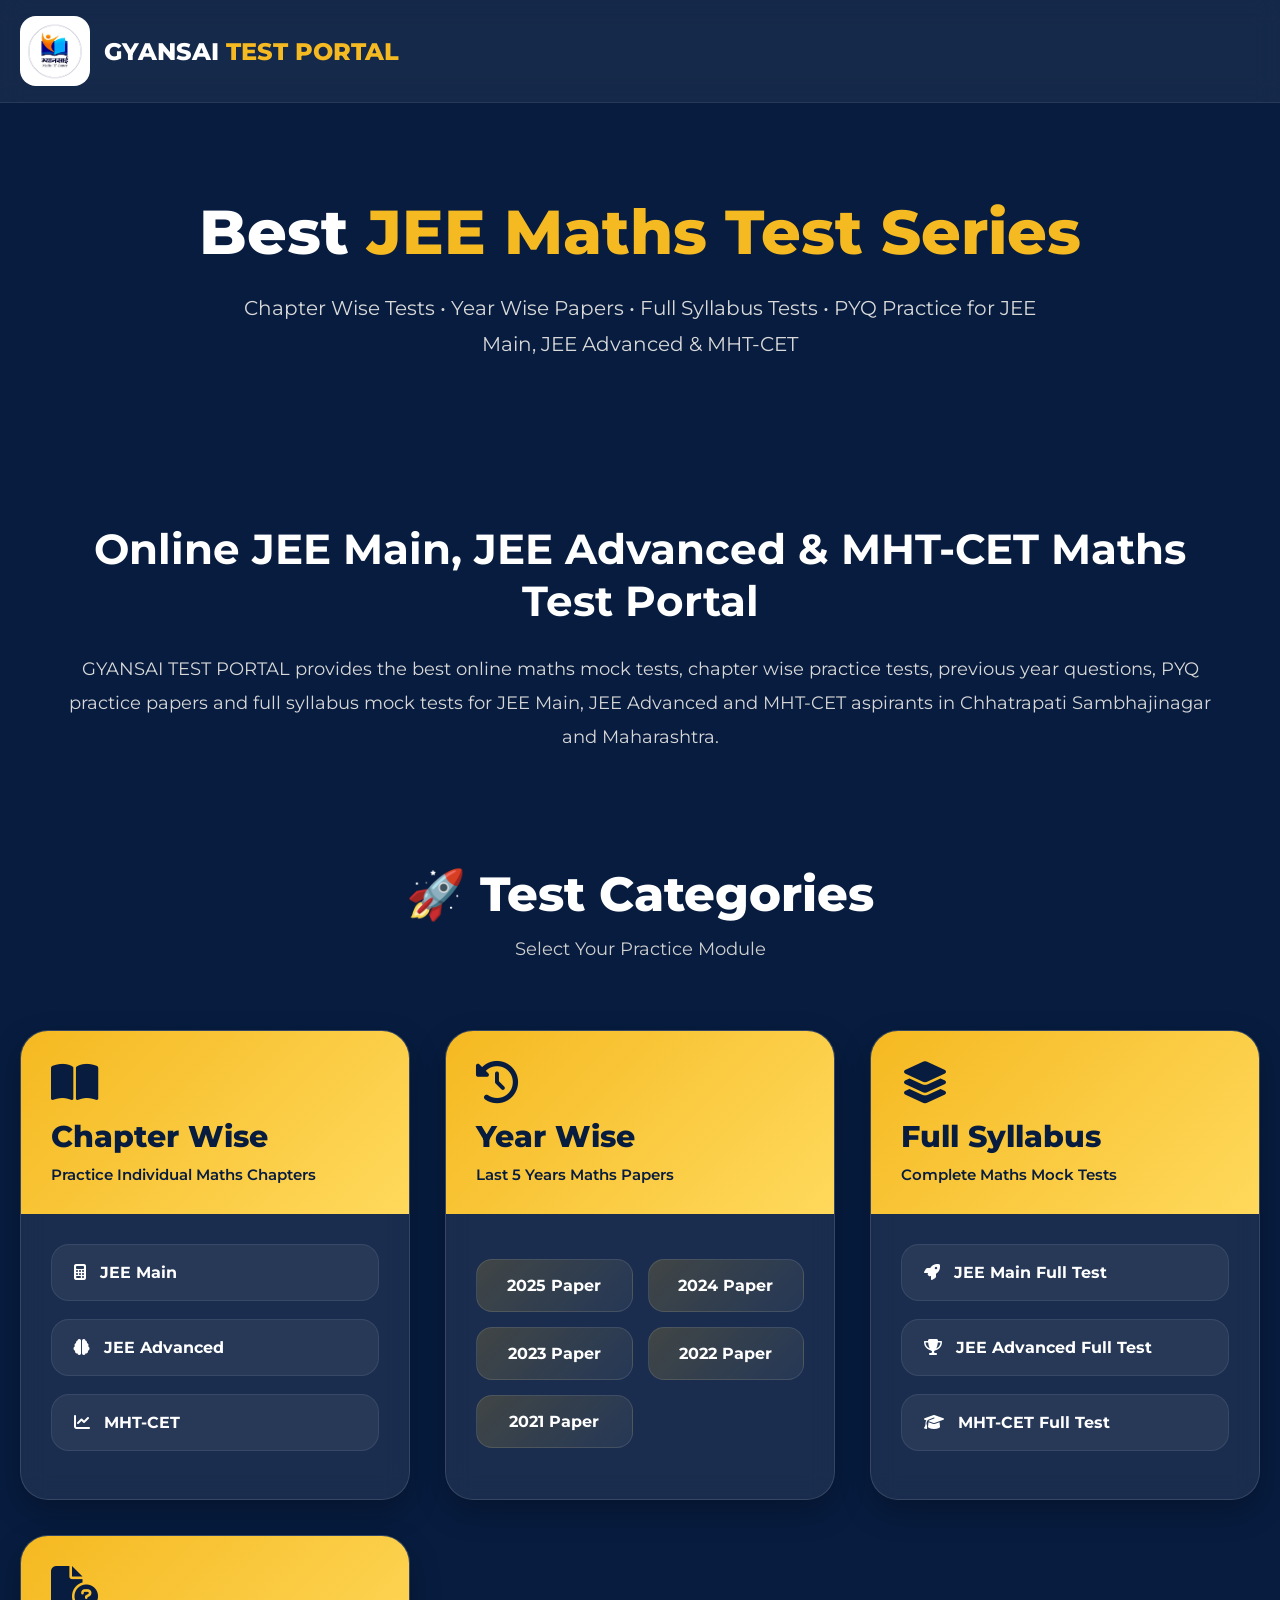
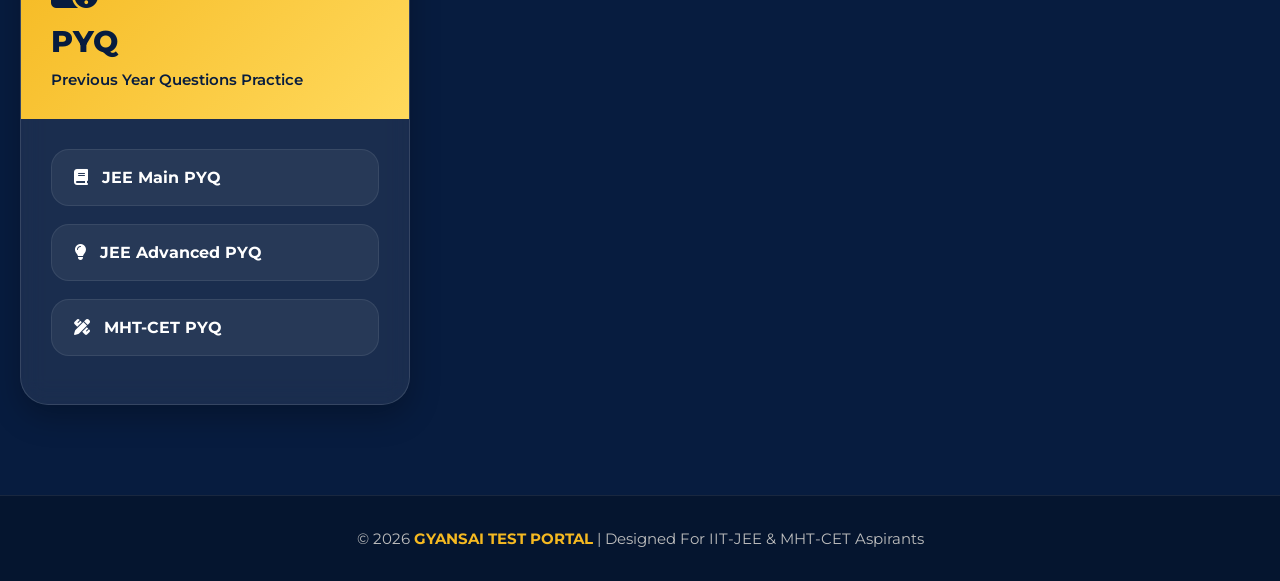
<file: mock.htm>
<!DOCTYPE html>
<html lang="en">

<head>
  <meta charset="UTF-8" />

  <meta name="viewport" content="width=device-width, initial-scale=1.0" />

  <!-- SEO TAGS -->

  <title>
    GYANSAI TEST PORTAL | JEE Main, JEE Advanced & MHT-CET Maths Test Series
  </title>

  <meta name="keywords" content="
  jee maths test series,
  jee main mock test,
  jee advanced maths test,
  mht cet maths test,
  jee chapter wise test,
  jee pyq maths,
  jee mains previous year questions,
  best jee test series,
  online maths test portal,
  jee coaching in chhatrapati sambhajinagar,
  mht cet coaching sambhajinagar,
  jee mains test series in sambhajinagar,
  iit jee maths classes,
  jee practice portal,
  maths mock test online,
  jee advanced pyq,
  jee mains mock test free,
  mht cet online practice test,
  iit jee preparation,
  jee mains maths portal
  ">

  <meta name="description" content="
  GYANSAI TEST PORTAL provides JEE Main, JEE Advanced & MHT-CET Maths Mock Tests, Chapter Wise Tests, PYQs, Full Syllabus Practice Papers and Online Test Series for IIT-JEE aspirants in Chhatrapati Sambhajinagar and Maharashtra.
  ">

  <meta name="author" content="GYANSAI TEST PORTAL">

  <meta name="robots" content="index, follow">

  <meta property="og:title"
    content="GYANSAI TEST PORTAL | JEE Main, JEE Advanced & MHT-CET Maths Test Series">

  <meta property="og:description"
    content="Best Online Maths Test Series for JEE Main, JEE Advanced & MHT-CET Students.">

  <meta property="og:type" content="website">

  <meta property="og:image" content="sai.jpeg">

  <meta property="og:url" content="https://yourdomain.com">

  <!-- GOOGLE FONT -->

  <link rel="preconnect" href="https://fonts.googleapis.com">

  <link rel="preconnect" href="https://fonts.gstatic.com" crossorigin>

  <link
    href="https://fonts.googleapis.com/css2?family=Montserrat:wght@400;500;600;700;800&display=swap"
    rel="stylesheet">

  <!-- FONT AWESOME -->

  <link rel="stylesheet"
    href="https://cdnjs.cloudflare.com/ajax/libs/font-awesome/6.5.2/css/all.min.css" />

  <style>

    *{
      margin:0;
      padding:0;
      box-sizing:border-box;
    }

    body{
      font-family:'Montserrat',sans-serif;
      background:#071c3f;
      overflow-x:hidden;
    }

    a{
      text-decoration:none;
    }

    /* HEADER */

    .header{
      width:100%;
      background:rgba(255,255,255,0.06);
      backdrop-filter:blur(12px);
      position:sticky;
      top:0;
      z-index:999;
      border-bottom:1px solid rgba(255,255,255,0.08);
    }

    .navbar{
      max-width:1300px;
      margin:auto;
      padding:16px 20px;

      display:flex;
      align-items:center;
      justify-content:space-between;
    }

    .logo{
      display:flex;
      align-items:center;
      gap:14px;
    }

    .logo img{
      width:70px;
      height:70px;
      border-radius:16px;
      object-fit:cover;
      background:#fff;
      padding:4px;
    }

    .logo h2{
      color:#fff;
      font-size:24px;
      font-weight:800;
    }

    .logo span{
      color:#F5B921;
    }

    /* HERO */

    .hero{
      width:100%;
      min-height:350px;

      display:flex;
      align-items:center;
      justify-content:center;
      text-align:center;

      padding:70px 20px;

      background:
      linear-gradient(rgba(7,28,63,.88),
      rgba(7,28,63,.92)),
      url('https://images.unsplash.com/photo-1523240795612-9a054b0db644?q=80&w=1600&auto=format&fit=crop') center/cover;
    }

    .hero-content h1{
      color:#fff;
      font-size:62px;
      font-weight:800;
      margin-bottom:20px;
    }

    .hero-content h1 span{
      color:#F5B921;
    }

    .hero-content p{
      color:#d9d9d9;
      font-size:20px;
      max-width:850px;
      margin:auto;
      line-height:1.8;
    }

    /* SEO CONTENT */

    .seo-text{
      max-width:1200px;
      margin:auto;
      padding:70px 20px 20px;
      text-align:center;
    }

    .seo-text h2{
      color:#fff;
      font-size:42px;
      margin-bottom:25px;
    }

    .seo-text p{
      color:#d8d8d8;
      font-size:18px;
      line-height:1.9;
    }

    /* PORTAL */

    .portal-section{
      padding:90px 20px;
    }

    .section-title{
      text-align:center;
      margin-bottom:70px;
    }

    .section-title h2{
      color:#fff;
      font-size:48px;
      font-weight:800;
      margin-bottom:15px;
    }

    .section-title p{
      color:#d0d0d0;
      font-size:18px;
    }

    .portal-grid{
      max-width:1300px;
      margin:auto;

      display:grid;
      grid-template-columns:repeat(auto-fit,minmax(340px,1fr));
      gap:35px;
    }

    /* CARD */

    .portal-card{
      background:rgba(255,255,255,0.08);
      border:1px solid rgba(255,255,255,0.12);

      border-radius:28px;

      overflow:hidden;

      backdrop-filter:blur(12px);

      transition:.4s ease;

      box-shadow:
      0 12px 30px rgba(0,0,0,.25);
    }

    .portal-card:hover{
      transform:translateY(-10px);
      box-shadow:
      0 22px 50px rgba(0,0,0,.4);
    }

    .card-header{
      padding:30px;

      background:
      linear-gradient(135deg,
      #F5B921,
      #ffd95c);

      color:#071c3f;
    }

    .card-header i{
      font-size:42px;
      margin-bottom:15px;
    }

    .card-header h3{
      font-size:30px;
      font-weight:800;
      margin-bottom:10px;
    }

    .card-header p{
      font-size:15px;
      font-weight:600;
    }

    .card-body{
      padding:30px;
    }

    .test-btn{
      width:100%;

      display:flex;
      align-items:center;
      justify-content:space-between;

      padding:18px 22px;
      margin-bottom:18px;

      border-radius:18px;

      background:rgba(255,255,255,0.06);
      border:1px solid rgba(255,255,255,0.08);

      color:#fff;

      transition:.35s ease;
    }

    .test-btn:hover{
      transform:translateX(6px);

      background:
      linear-gradient(135deg,
      #0f4fc7,
      #1f77ff);

      border-color:transparent;
    }

    .test-btn span{
      display:flex;
      align-items:center;
      gap:14px;

      font-size:16px;
      font-weight:700;
    }

    .year-box{
      display:grid;
      grid-template-columns:repeat(2,1fr);
      gap:15px;
      margin-top:15px;
    }

    .year-btn{
      padding:16px;

      border-radius:16px;

      background:
      linear-gradient(135deg,
      rgba(245,185,33,.18),
      rgba(255,255,255,.05));

      border:1px solid rgba(255,255,255,.1);

      text-align:center;

      color:#fff;

      font-weight:700;

      transition:.35s ease;
    }

    .year-btn:hover{
      background:
      linear-gradient(135deg,
      #F5B921,
      #ffd95c);

      color:#071c3f;

      transform:translateY(-4px);
    }

    /* FOOTER */

    .footer{
      width:100%;
      padding:30px 20px;

      background:#05152f;

      text-align:center;
      border-top:1px solid rgba(255,255,255,.08);
    }

    .footer p{
      color:#bdbdbd;
      font-size:15px;
      line-height:1.7;
    }

    .footer span{
      color:#F5B921;
      font-weight:700;
    }

    /* MOBILE */

    @media(max-width:768px){

      .hero-content h1{
        font-size:40px;
      }

      .hero-content p{
        font-size:16px;
      }

      .section-title h2{
        font-size:34px;
      }

      .portal-grid{
        grid-template-columns:1fr;
      }

      .card-header h3{
        font-size:25px;
      }

      .year-box{
        grid-template-columns:1fr;
      }

    }

  </style>

</head>

<body>

  <!-- HEADER -->

  <header class="header">

    <nav class="navbar">

      <div class="logo">

        <img src="sai.jpeg" alt="GYANSAI TEST PORTAL Logo">

        <h2>
          GYANSAI <span>TEST PORTAL</span>
        </h2>

      </div>

    </nav>

  </header>

  <!-- HERO -->

  <section class="hero">

    <div class="hero-content">

      <h1>
        Best <span>JEE Maths Test Series</span>
      </h1>

      <p>
        Chapter Wise Tests • Year Wise Papers • Full Syllabus Tests • PYQ Practice
        for JEE Main, JEE Advanced & MHT-CET
      </p>

    </div>

  </section>

  <!-- SEO SECTION -->

  <section class="seo-text">

    <h2>
      Online JEE Main, JEE Advanced & MHT-CET Maths Test Portal
    </h2>

    <p>
      GYANSAI TEST PORTAL provides the best online maths mock tests,
      chapter wise practice tests, previous year questions,
      PYQ practice papers and full syllabus mock tests for JEE Main,
      JEE Advanced and MHT-CET aspirants in Chhatrapati Sambhajinagar
      and Maharashtra.
    </p>

  </section>

  <!-- PORTAL SECTION -->

  <section class="portal-section">

    <div class="section-title">

      <h2>🚀 Test Categories</h2>

      <p>
        Select Your Practice Module
      </p>

    </div>

    <div class="portal-grid">

      <!-- CHAPTER WISE -->

      <div class="portal-card">

        <div class="card-header">

          <i class="fa-solid fa-book-open"></i>

          <h3>Chapter Wise</h3>

          <p>
            Practice Individual Maths Chapters
          </p>

        </div>

        <div class="card-body">

          <a href="#" class="test-btn">
            <span>
              <i class="fa-solid fa-calculator"></i>
              JEE Main
            </span>
          </a>

          <a href="#" class="test-btn">
            <span>
              <i class="fa-solid fa-brain"></i>
              JEE Advanced
            </span>
          </a>

          <a href="#" class="test-btn">
            <span>
              <i class="fa-solid fa-chart-line"></i>
              MHT-CET
            </span>
          </a>

        </div>

      </div>

      <!-- YEAR WISE -->

      <div class="portal-card">

        <div class="card-header">

          <i class="fa-solid fa-clock-rotate-left"></i>

          <h3>Year Wise</h3>

          <p>
            Last 5 Years Maths Papers
          </p>

        </div>

        <div class="card-body">

          <div class="year-box">

            <a href="#" class="year-btn">2025 Paper</a>

            <a href="#" class="year-btn">2024 Paper</a>

            <a href="#" class="year-btn">2023 Paper</a>

            <a href="#" class="year-btn">2022 Paper</a>

            <a href="#" class="year-btn">2021 Paper</a>

          </div>

        </div>

      </div>

      <!-- FULL SYLLABUS -->

      <div class="portal-card">

        <div class="card-header">

          <i class="fa-solid fa-layer-group"></i>

          <h3>Full Syllabus</h3>

          <p>
            Complete Maths Mock Tests
          </p>

        </div>

        <div class="card-body">

          <a href="#" class="test-btn">
            <span>
              <i class="fa-solid fa-rocket"></i>
              JEE Main Full Test
            </span>
          </a>

          <a href="#" class="test-btn">
            <span>
              <i class="fa-solid fa-trophy"></i>
              JEE Advanced Full Test
            </span>
          </a>

          <a href="#" class="test-btn">
            <span>
              <i class="fa-solid fa-graduation-cap"></i>
              MHT-CET Full Test
            </span>
          </a>

        </div>

      </div>

      <!-- PYQ -->

      <div class="portal-card">

        <div class="card-header">

          <i class="fa-solid fa-file-circle-question"></i>

          <h3>PYQ</h3>

          <p>
            Previous Year Questions Practice
          </p>

        </div>

        <div class="card-body">

          <a href="#" class="test-btn">
            <span>
              <i class="fa-solid fa-book"></i>
              JEE Main PYQ
            </span>
          </a>

          <a href="#" class="test-btn">
            <span>
              <i class="fa-solid fa-lightbulb"></i>
              JEE Advanced PYQ
            </span>
          </a>

          <a href="#" class="test-btn">
            <span>
              <i class="fa-solid fa-pen-ruler"></i>
              MHT-CET PYQ
            </span>
          </a>

        </div>

      </div>

    </div>

  </section>

  <!-- FOOTER -->

  <footer class="footer">

    <p>
      © 2026 <span>GYANSAI TEST PORTAL</span> |
      Designed For IIT-JEE & MHT-CET Aspirants
    </p>

  </footer>

</body>

</html>
</file>
<file: style.css>
html, body {
  max-width: 135%!important;
  overflow-X: hidden!important;

}
*{
    margin: 0;
    padding: 0;
    font-family: 'Poppins',sans-serif;
    font-weight: 600;
}
.montserrat{
  font-family: "Montserrat", serif;
  font-optical-sizing: auto;
  font-weight: 400;
  font-style: normal;
}

.header{
    min-height: 12vh;
    width: 100%;
    background-image: linear-gradient(rgba(4,9,30,0.7)rgba(4,9,30,0.7));
    background-position: center;
    background-size: cover;
    position: relative;
}

.navbar {
  display: flex;
  justify-content: center;
}

.nav-list {
  list-style: arabic-indic;
  margin: -27px;
  padding: 16px;
  display: flex;
  font-family: sans-serif;
  font-size: 13px;
  flex-wrap: wrap;
  align-items: center;
  flex-direction: row;
  align-content: stretch;
  margin-left: 66px;
  justify-content: flex-end;
  letter-spacing: -0.5px;
}


.nav-list li {
  position: relative;
}

.nav-list a {
  text-decoration: none;
  color: white;
  padding: 10px 20px;
  display: block;
}

.nav-list a:hover {
  background-color: white;
}

.dropdown-content {
  display: none;
  position: absolute;
  top: 98%;
  left: -8;
  background-color: white;
  list-style: none;
  margin: 0;
  padding: 0;
  min-width: 113px;
  z-index: 1000;
}

.dropdown-content li a {
  padding: 10px 15px;
  text-decoration: none;
  display: block;
}

.dropdown-content li a:hover {
  background-color: #bdb9b9;
}

.dropdown:hover .dropdown-content {
  display: block;
}
nav .bi{
  display: none;
}
.top-header{
    display: flex;
    background: #00bcd4;
    padding: -3% 6%;
    border-bottom: 1% solid #3131315e;
 }
 .news-list{
   font-weight: 6200;
   color: white;
   font-family: Cambria, Cochin, Georgia, Times, 'Times New Roman', serif;
   padding: 15px;
   font-size: 20px;
 }
 .quote{
    display: block;
    float: inline-start;
    font-size: 19px;
    color: #f7f7f7;
    width: 225%;

}
nav{
    display: flex;
    padding: 2% 6%;
    justify-content: center;
    align-items: center;
}
.dropdown{
  display: block;
  position: absolute;
}
nav .mrnu-btn i{
  color: #000000;
}
.nav-links{
    flex: 3;
    text-align: center;
}
.nav-links ul li{
    list-style: none;
    display: inline-block;
    padding: 0px 0px;
    position: relabtive;
}
.nav-links ul li a{
    color: #141414;
    text-decoration: none;
    font-size: 13px;
}
.nav-links ul li::after{
    content: '';
    width: 0%;
    height: 2px;
    background-color: rgb(0, 0, 0);
    display: block;
    margin: auto;
    transition: 0.5s;
}
.nav-links ul li:hover::after{
    width: 100%;
}
* {
  box-sizing: border-box;
}

body {
  font-family: Verdana, sans-serif;
  margin: 0;
  padding: 0;
}

.mySlides {
  display: none;
}

img {
  vertical-align: middle;
}

/* Slideshow container */
.slideshow-container {
  max-width: 950px;
  margin: 20px auto;
  padding: 20px;
  position: relative;
  margin-left: 90px;
  overflow: hidden;
}

/* Caption text */
.text {
  color: white;
  font-size: 15px;
  padding: 8px 12px;
  position: relative;
  bottom: 8px;
  width: 100%;
  text-align: center;
}

/* The dots/bullets/indicators */
.dot {
  height: 10px;
  width: 10px;
  margin: 0 5px;
  background-color: #bbb;
  border-radius: 50%;
  display: inline-block;
  transition: background-color 0.6s ease;
}

.active {
  background-color: #ffffff;
}

/* Fading animation */
.fade {
  animation-name: fade;
  animation-duration: 1.5s;
}

@keyframes fade {
  from {
    opacity: 0.4;
  }
  to {
    opacity: 1;
  }
}


    
  
    .notices-board {
        position: absolute; /* Fixes the position relative to the viewport */
        margin-left: 77%;
        margin-right: 10%;
        top: 220px; /* Adjust the distance from the top */
        width: 301px;
        height: 450px; /* Set the width of the notices board */
        background-color:  #f7f7f7; /* Background color */
        padding-top: 8px; /* Add padding */
        padding-bottom: 8px;
        border-radius: 5px; /* Rounded corners */
        box-shadow: 0 4px 6px rgba(0, 0, 0, 0.1); /* Optional shadow for better aesthetics */
        line-height: 26px;
    }
  
   
    .notices-board h3 {
        margin-bottom: 20px;
        color: #eb4343;
        font-size: 21px;
        text-align: center; /* Center the title */
    }
    a:link {
        color: rgb(85, 8, 8);
        background-color: transparent;
        text-decoration: none;
      }
      a:visited {
        color: rgb(85, 8, 8);
        background-color: transparent;
        text-decoration: none;
      }
      
      a:hover {
        color: rgb(85, 8, 8);
        background-color: transparent;
        text-decoration: underline;
      }
      a:active {
        color: rgb(85, 8, 8);
        background-color: transparent;
        text-decoration: underline;
      }
    .notices-board ul {
        list-style: none;
        padding: 0;
        line-height: 75px;
        color: #000000;
    }
    
    .notices-board li {
        margin: 0px 0;
        font-size: 17px;
        font-family: 'Times New Roman', Times, serif;
        font-weight: bold;
        color: rgb(85, 8, 8);
    }
    
    /* Optional: Make it responsive */
    @media (max-width: 768px) {
        .notices-board {
            position: static; /* Reset position for smaller screens */
            width: 80%; /* Full width on smaller screens */
            margin-left: 45px;
            align-items: center;
            margin-top: 10px; /* Add space above */
        }
    }
    .notices-board-list{
       padding: 0px;
       list-style: none;
       line-height: 20px;
       position: relative;
    }
    .notices-board-list li{
     width: 100%;
     float: none;
     margin-bottom: 15px;
    }
    
.text-box{
    width: 90%;
    color: #000000;
    position: absolute;
    font-family: Arial, Helvetica, sans-serif;
    font-size: 16px;
    left: 50%;
    transform: translate(-50%,-50%);
    text-align: center;
}
.cs-text{
    width: 90%;
    color: #3694c4;
    font-family: Arial, Helvetica, sans-serif;
    font-size: 32px;
    transform: translate(-50%,-50%);
    text-align: center;

}
.text-box p{
    margin: -10px 0 -46px;
    font-size: 16   px;
    color: #000000;
}
@media(max-width:700px){
    .text-box{
        font-size: 33px;
    }
    .nav-linksul li{
        display: block;
    }
    
    .text-box{
        font-size: small;
    }
    .slideshow-container{
        max-width: 62vh;
        margin: 6px;
        padding: 13px;
        position: relative;
        margin: 0px;
        padding: 24px;
        margin-bottom: 40px;
        margin-top: 75px;
        overflow: hidden;
    }
    
}

.Course{
    width: 80%;
    margin: auto;
    text-align: center;
    padding-top: 8%;
}
h2{
    font-size: 18px;
    font-weight: 600;
    text-align: center;
}
p{
    color: #00bcd4;
    font-size: 18px;
    font-weight: 300;
    line-height: 25px;
    padding: 10px;
    text-align: center;
}
.row{
    color: #00bcd4;
    margin-top: 5%;
    display: flex;
    justify-content: space-evenly;
}
.center {
    width: 70px;
    height: 70px;
    display: block;
    margin-bottom: 14%;
    margin-left: auto;
    margin-right: auto;
    margin-top: -23%;
    width: 30%;
    border-radius: 0%;
  }
.course-col{
    flex-basis: 20%;
    background-color: #ffffff;
    border-radius: -3px;
    margin-bottom: 5%;
    padding: 90px 12px;
    box-sizing: border-box;
    box-shadow: 0 4px 32px rgba(36, 36, 36, 0.1);
}

@media(max-width: 700px){
    .row{
        flex-direction: column;
    }
}
/*----campus---*/
.Campus{
    width: 80%;
    margin: auto;
    text-align: center;
    padding-top: 40px;
}
.Campus-col{
    flex-basis: 30%;
    border-radius: 10px;
    margin-bottom: 30px;
    position: relative;
    overflow: hidden;
}
.Campus-col img{
    width: 100%;
}
.layer{
    background: transparent;
    height: 100%;
    position: absolute;
    top: 0;
    left: 0;
}
.Result{
    width: 100%;
    margin: auto;
    text-align: center;
    font-size: larger;
    padding-top: 23px;
    margin-top: 23px;
    margin-bottom: 15px;
    background: #00bcd4;
    
}
.OUR-RESULT{
    width: 100%;
    margin: auto;
    text-align: center;
    font-size: larger;
    padding-top: 23px;
    margin-top: 23px;
    margin-bottom: 15px;
}
.ass{
    width: 100%;
    margin: auto;
    text-align: center;
    font-size: large;
    padding-top: 23px;
    margin-top: -22px;
    margin-bottom: 15px;
    color: white;
}
body{
  min-height: 100vh;

  }
  
  .slide-container{
    max-width: 1120px;
    width: 100%;
    padding: 40px 0;
  }
  .slide-content{
    margin: 0 40px;
    overflow: hidden;
    border-radius: 25px;
  }
  .card{
    border-radius: 25px;
    background-color: #FFF;
  }
  .image-content,
  .card-content{
    display: flex;
    flex-direction: column;
    align-items: center;
    padding: 10px 14px;
  }
  .image-content{
    position: relative;
    row-gap: 5px;
    padding: 25px 0;
  }
  /* General styles */
  .row {
    display: flex;
    flex-wrap: nowrap;
    gap: 5px;
    flex-direction: unset;
}

.Media-col {
  position: relative;
  width: calc(90% - 50px); /* Adjust width as needed */
  
}

.Media-col img {
  width: 100%;
  height: auto;
  border-radius: 0px;
  transition: transform 0.3s ease, filter 0.3s ease;
}

/* Hover effect */
.Media-col:hover img {
  transform: scale(1.05); /* Slight zoom on hover */
  filter: brightness(70%); /* Dim the image slightly */
}

.hover-effect {
  position: absolute;
  top: 50%;
  left: 50%;
  transform: translate(-50%, -50%);
  color: white;
  font-size: 18px;
  font-weight: bold;
  text-align: center;
  opacity: 0; /* Initially hidden */
  transition: opacity 0.3s ease;
}

.Media-col:hover .hover-effect {
  opacity: 1; /* Show on hover */
}

/* Modal styles */
.modal {
  display: none; 
  position: fixed; 
  z-index: 1; 
  padding-top: 100px; 
  left: 0;
  top: 0;
  width: 100%; 
  height: 100%; 
  overflow: auto; 
  background-color: rgba(0,0,0,0.9); 
}

.modal-content {
  margin: auto;
  display: block;
  max-width: 80%;
}

.close {
  position: absolute;
  top: 15px;
  right: 35px;
  color: white;
  font-size: 40px;
}

  .overlay{
    position: absolute;
    left: 0;
    top: 0;
    height: 100%;
    width: 100%;
    background-color: #4070F4;
    border-radius: 25px 25px 0 25px;
  }
  .overlay::before,
  .overlay::after{
    content: '';
    position: absolute;
    right: 0;
    bottom: -40px;
    height: 40px;
    width: 40px;
    background-color: #4070F4;
  }
  .overlay::after{
    border-radius: 0 25px 0 0;
    background-color: #FFF;
  }
  .card-image{
    position: relative;
    height: 150px;
    width: 150px;
    border-radius: 50%;
    background: #FFF;
    padding: 3px;
  }
  .card-image .card-img{
    height: 100%;
    width: 100%;
    object-fit: fill;
    border-radius: 50%;
    border: 4px solid #4070F4;
  }
  .name{
    font-size: 18px;
    font-weight: 500;
    color: #333;
  }
  .description{
    font-size: 14px;
    color: #707070;
    text-align: center;
  }
  .button{
    border: none;
    font-size: 16px;
    color: #FFF;
    padding: 8px 16px;
    background-color: #4070F4;
    border-radius: 6px;
    margin: 14px;
    cursor: pointer;
    transition: all 0.3s ease;
  }
  .button:hover{
    background: #265DF2;
  }
  .swiper-navBtn{
    color: #6E93f7;
    transition: color 0.3s ease;
  }
  .swiper-navBtn:hover{
    color: #4070F4;
  }
  .swiper-navBtn::before,
  .swiper-navBtn::after{
    font-size: 35px;
  }
  .swiper-button-next{
    right: 0;
  }
  .swiper-button-prev{
    left: 0;
  }
  .swiper-pagination-bullet{
    background-color: #6E93f7;
    opacity: 1;
  }
  .swiper-pagination-bullet-active{
    background-color: #4070F4;
  }
  @media screen and (max-width: 768px) {
    .slide-content{
      margin: 0 10px;
    }
    .swiper-navBtn{
      display: none;
    }
  }
  
  .testimonial-container {
    position: absolute; /* Positioned on the right side */
    margin-bottom: 38px; /* Adjust as needed */
    right: 208px; /* Align to the right side */
    width: 265px; /* Fixed width for the box */
    background-color: #fff;
    border-radius: 10px;
    box-shadow: 0 4px 10px rgba(0, 0, 0, 0.1);
    padding: 0px;
    overflow: hidden; /* Ensures content does not overflow */
}

.owl-carousel .testimonial {
    display: flex;
    flex-direction: column;
    align-items: center;
    text-align: center;
}

.owl-carousel .testimonial img {
    width: 80px; /* Profile image size */
    height: 80px; /* Profile image size */
    border-radius: 50%; /* Circular image */
    object-fit: cover; /* Maintain aspect ratio */
    margin-bottom: 10px;
}

.owl-carousel .testimonial h3 {
    font-size: 16px;
    color: #333;
}

.owl-carousel .testimonial p {
    font-size: 14px;
    color: #555;
    line-height: 1.5; /* Improve readability */
}

/* Responsive Design for Mobile */
@media (max-width: 768px) {
    .testimonial-container {
        position: relative; /* Make it flow naturally on mobile */
        width: 90%; /* Adjust width for smaller screens */
        margin: auto; /* Center on mobile */
        right: unset; /* Remove fixed positioning */
        top: unset; /* Remove fixed positioning */
        padding: 10px;
        box-shadow: none; /* Remove shadow on mobile for simplicity */
        border-radius: 5px; /* Smaller border radius on mobile */
    }

    .owl-carousel .testimonial img {
        width: 60px; /* Smaller image size for mobile */
        height: 60px;
        margin-bottom: 8px;
    }

    .owl-carousel .testimonial h3 {
        font-size: 14px; /* Smaller heading size */
    }

    .owl-carousel .testimonial p {
        font-size: 12px; /* Smaller paragraph size */
        margin-top: 5px;
        line-height: 1.4; /* Adjust line height for smaller screens */
    }
}
  @media(max-width: 700px){
    .row{
        flex-direction: column;
    }
    
}

/*----campus---*/
.Media{
    width: 95%;
    margin: auto;
    text-align: center;
    padding-top: 236px;
}
.Media-col{ 
    flex-basis: 20%;
    border-radius: 0px;
    margin-bottom: 30px;
    margin-left: 39px;
    position: relative;
    overflow: hidden;
}
.Media-col-lo img{
    width: 1000%;
}
.Media-col-lo{ 
  flex-basis: 20%;
  border-radius: 0px;
  margin-bottom: 30px;
  margin-left: -15px;
  position: relative;
  overflow: hidden;
}
.Media-col-lo img{
  width: 85%;
  height: 100%;
  margin-left: 35px;
}
.layer-img{
    background: transparent;
    height: 100%;
    position: absolute;
    top: 0;
    left: 0;
}
.Gallery{
  width: 100%;
  margin: auto;
  text-align: left;
  padding-top: 40px;
}
.Gallery-col{
  flex-basis: 30%;
  border-radius: 10px;
  margin-bottom: 30px;
  position: relative;
  overflow: hidden;
}
.Gallery-col img{
  width: 64%;
}
.layer-img{
  background: transparent;
  height: 100%;
  position: absolute;
  top: 0;
  left: 0;
}

.Information{
  width: 100%;
    margin: auto;
    text-align: center;
    font-size: xx-larger;
    padding-top: 0px;
    margin-top: 31px;
    margin-bottom: -8px;
    background: #00bcd4;
    color: white;
    font-family: sans-serif;
}
.contact_us_6 * {
  font-family: Nunito, sans-serif;
}

.contact_us_6 .text-blk {
  margin-top: 0px;
  margin-right: 0px;
  margin-bottom: 0px;
  margin-left: 0px;
  line-height: 25px;
}

.contact_us_6 .responsive-cell-block {
  min-height: 75px;
}

.contact_us_6 input:focus,
.contact_us_6 textarea:focus {
  outline-color: initial;
  outline-style: none;
  outline-width: initial;
}

.contact_us_6 .container-block {
  min-height: 75px;
  width: 100%;
  padding-top: 10px;
  padding-right: 10px;
  padding-bottom: 10px;
  padding-left: 10px;
  display: block;
}

.contact_us_6 .responsive-container-block {
  min-height: 75px;
  display: flex;
  flex-wrap: wrap;
  justify-content: flex-start;
  margin-top: 0px;
  margin-right: auto;
  margin-bottom: 50px;
  margin-left: auto;
  padding-top: 0px;
  padding-right: 0px;
  padding-bottom: 0px;
  padding-left: 0px;
}

.contact_us_6 .responsive-container-block.big-container {
  padding-top: 10px;
  padding-right: 30px;
  width: 35%;
  padding-bottom: 10px;
  padding-left: 30px;
  background-color: #03a9f4;
  position: absolute;
  height: 950px;
  right: 0px;
}

.contact_us_6 .responsive-container-block.container {
  position: relative;
  min-height: 0px;
  background-color: #f7f7f7;
  border-color: #fafafa;
  flex-direction: row-reverse;
  z-index: 2;
  flex-wrap: nowrap;
  align-items: center;
  justify-content: center;
  padding-top: -33px;
  padding-right: -6px;
  padding-bottom: 9px;
  padding-left: 30px;
  max-width: 1542px;
  margin-top: 20px;
  margin-right: auto;
  margin-bottom: 0px;
  margin-left: auto;
}

.contact_us_6 .container-block.form-wrapper {
  background-color: white;
  max-width: 450px;
  text-align: center;
  padding-top: 50px;
  padding-right: 40px;
  padding-bottom: 50px;
  padding-left: 40px;
  box-shadow: rgba(0, 0, 0, 0.05) 0px 4px 20px 7px;
  border-top-left-radius: 6px;
  border-top-right-radius: 6px;
  border-bottom-right-radius: 6px;
  border-bottom-left-radius: 6px;
  margin-top: 90px;
  margin-right: 0px;
  margin-bottom: 60px;
  margin-left: 0px;
}

.contact_us_6 .text-blk.contactus-head {
  font-size: 36px;
  line-height: 52px;
  font-weight: 900;
}

.contact_us_6 .text-blk.contactus-subhead {
  color: #9c9c9c;
  width: 300px;
  margin-top: 0px;
  margin-right: auto;
  margin-bottom: 50px;
  margin-left: auto;
  display: none;
}

.contact_us_6 .responsive-cell-block.wk-desk-6.wk-ipadp-6.wk-tab-12.wk-mobile-12 {
  margin-top: 0px;
  margin-right: 0px;
  margin-bottom: 26px;
  margin-left: 0px;
  min-height: 50px;
}

.contact_us_6 .input {
  width: 100%;
  height: 50px;
  padding-top: 1px;
  padding-right: 15px;
  padding-bottom: 1px;
  padding-left: 15px;
  border-top-width: 2px;
  border-right-width: 2px;
  border-bottom-width: 2px;
  border-left-width: 2px;
  border-top-style: solid;
  border-right-style: solid;
  border-bottom-style: solid;
  border-left-style: solid;
  border-top-color: #eeeeee;
  border-right-color: #eeeeee;
  border-bottom-color: #eeeeee;
  border-left-color: #eeeeee;
  border-image-source: initial;
  border-image-slice: initial;
  border-image-width: initial;
  border-image-outset: initial;
  border-image-repeat: initial;
  font-size: 16px;
  color: black;
}

.contact_us_6 .textinput {
  width: 98%;
  min-height: 150px;
  padding-top: 20px;
  padding-right: 15px;
  padding-bottom: 20px;
  padding-left: 15px;
  border-top-width: 2px;
  border-right-width: 2px;
  border-bottom-width: 2px;
  border-left-width: 2px;
  border-top-style: solid;
  border-right-style: solid;
  border-bottom-style: solid;
  border-left-style: solid;
  border-top-color: #eeeeee;
  border-right-color: #eeeeee;
  border-bottom-color: #eeeeee;
  border-left-color: #eeeeee;
  border-image-source: initial;
  border-image-slice: initial;
  border-image-width: initial;
  border-image-outset: initial;
  border-image-repeat: initial;
  font-size: 16px;
}

.contact_us_6 .submit-btn {
  width: 98%;
  background-color: #03a9f4;
  height: 60px;
  font-size: 20px;
  font-weight: 700;
  color: white;
  border-top-width: 0px;
  border-right-width: 0px;
  border-bottom-width: 0px;
  border-left-width: 0px;
  border-top-style: outset;
  border-right-style: outset;
  border-bottom-style: outset;
  border-left-style: outset;
  border-top-color: #767676;
  border-right-color: #767676;
  border-bottom-color: #767676;
  border-left-color: #767676;
  border-image-source: initial;
  border-image-slice: initial;
  border-image-width: initial;
  border-image-outset: initial;
  border-image-repeat: initial;
  border-top-left-radius: 40px;
  border-top-right-radius: 40px;
  border-bottom-right-radius: 40px;
  border-bottom-left-radius: 40px;
}

.contact_us_6 .form-box {
  z-index: 2;
  margin-top: 0px;
  margin-right: 48px;
  margin-bottom: 0px;
  margin-left: 0px;
}

.contact_us_6 .text-blk.input-title {
  text-align: left;
  padding-top: 0px;
  padding-right: 0px;
  padding-bottom: 0px;
  padding-left: 10px;
  font-size: 14px;
  margin-top: 0px;
  margin-right: 0px;
  margin-bottom: 5px;
  margin-left: 0px;
  color: #9c9c9c;
}

.contact_us_6 ::placeholder {
  color: #dadada;
}

.contact_us_6 .mob-text {
  display: block;
  text-align: left;
  margin-top: 0px;
  margin-right: 0px;
  margin-bottom: 25px;
  margin-left: 0px;
}

.contact_us_6 .responsive-cell-block.wk-tab-12.wk-mobile-12.wk-desk-12.wk-ipadp-12 {
  margin-top: 0px;
  margin-right: 0px;
  margin-bottom: 20px;
  margin-left: 0px;
}

.contact_us_6 .text-blk.contactus-subhead.color {
  color: white;
}

.contact_us_6 .map-box {
  max-width: 800px;
  max-height: 520px;
  width: 100%;
  height: 520px;
  background-color: #d9d9d9;
  background-image: url("https://workik-widget-assets.s3.amazonaws.com/widget-assets/images/sc23.png");
  background-size: cover;
  background-position-x: 50%;
  background-position-y: 50%;
}

.contact_us_6 .map-part {
  width: 42%;
  height: 100%;
  margin-left: 50%;
}

.contact_us_6 .text-blk.map-contactus-head {
  font-weight: 900;
  font-size: 22px;
  line-height: 32px;
  margin-top: 0px;
  margin-right: 0px;
  margin-bottom: 10px;
  margin-left: 0px;
  color: #03a9f4;
}

.contact_us_6 .text-blk.map-contactus-subhead {
  max-width: 425px;
  align-items: center;
  margin-top: 0px;
  margin-right: 0px;
  margin-bottom: 96px;
  margin-left: 0px;
}

.contact_us_6 .social-media-links.mob {
  margin-top: -36px;
  margin-right: 27px;
  margin-bottom: -430px;
  margin-left: -418px;
  width: 0px;
  display: flex;
  position: relative;
}
.contact_us_6 .link-img {
  width: 30px;
  height: 30px;
  margin-top: 0px;
  margin-right: 25px;
  margin-bottom: 0px;
  margin-left: 0px;
}

.contact_us_6 .link-img.image-block {
  margin-top: 0px;
  margin-right: 0px;
  margin-bottom: 0px;
  margin-left: 0px;
}

.contact_us_6 .social-icon-link {
  margin: 0 25px 0 0;
  padding: 0 0 0 0;
}

@media (max-width: 1024px) {
  .contact_us_6 .responsive-container-block.container {
    justify-content: center;
  }

  .contact_us_6 .map-box {
    position: absolute;
    top: 0px;
    max-height: 320px;
  }

  .contact_us_6 .map-box {
    max-width: 100%;
    width: 100%;
  }

  .contact_us_6 .responsive-container-block.container {
    padding-top: 0px;
    padding-right: 0px;
    padding-bottom: 0px;
    padding-left: 0px;
  }

  .contact_us_6 .map-part {
    width: 100%;
    display: flex;
    flex-direction: column;
    align-items: center;
    margin-left: 0;
  }

  .contact_us_6 .container-block.form-wrapper {
    margin-top: 0px;
    margin-right: 0px;
    margin-bottom: 0px;
    margin-left: 0px;
  }

  .contact_us_6 .mob-text {
    display: block;
  }

  .contact_us_6 .form-box {
    margin-top: 200px;
    margin-right: 60px;
    margin-bottom: 40px;
    margin-left: 0px;
  }

  .contact_us_6 .link-img {
    margin-top: 0px;
    margin-right: 0px;
    margin-bottom: 0px;
    margin-left: 0px;
    display: flex;
    justify-content: space-evenly;
  }

  @media (max-width: 1024px) {
    .contact_us_6 .social-media-links.mob {
        width: 39px;
        margin-right: 143px;
        margin-left: -201px;
        margin-bottom: -377px;
    }
}

  .contact_us_6 .responsive-cell-block.wk-desk-7.wk-ipadp-12.wk-tab-12.wk-mobile-12 {
    text-align: center;
    margin-left: 10px;
    display: flex;
    justify-content: flex-end;
    align-items: center;
    flex-direction: row;
  }

  .contact_us_6 .text-blk.contactus-subhead {
    display: block;
  }

  .contact_us_6 .mob-text {
    text-align: center;
    margin-top: 0px;
    margin-right: 0px;
    margin-bottom: 0px;
    margin-left: 0px;
  }

  .contact_us_6 .responsive-container-block.container {
    flex-wrap: wrap;
  }

  .contact_us_6 .form-box {
    margin-top: 200px;
    margin-right: 0px;
    margin-bottom: 40px;
    margin-left: 0px;
  }
}

@media (max-width: 768px) {
  .contact_us_6 .submit-btn {
    width: 100%;
  }

  .contact_us_6 .input {
    width: 100%;
  }

  .contact_us_6 .textinput {
    width: 100%;
  }

  .contact_us_6 .container-block.form-wrapper {
    margin-top: 80px;
    margin-right: 0px;
    margin-bottom: 0px;
    margin-left: 0px;
  }

  .contact_us_6 .text-blk.input-title {
    padding-top: 0px;
    padding-right: 0px;
    padding-bottom: 0px;
    padding-left: 0px;
  }

  .contact_us_6 .form-box {
    padding-top: 0px;
    padding-right: 20px;
    padding-bottom: 0px;
    padding-left: 20px;
  }

  .contact_us_6 .container-block.form-wrapper {
    padding-top: 50px;
    padding-right: 15px;
    padding-bottom: 50px;
    padding-left: 15px;
  }

  .contact_us_6 .mob-text {
    display: block;
  }

  .contact_us_6 .responsive-container-block.container {
    padding-top: 0px;
    padding-right: 0px;
    padding-bottom: 0px;
    padding-left: 0px;
  }

  .contact_us_6 .form-box {
    margin-top: 200px;
    margin-right: 0px;
    margin-bottom: 0px;
    margin-left: 0px;
  }

  .contact_us_6 .container-block.form-wrapper {
    margin-top: 0px;
    margin-right: 0px;
    margin-bottom: 0px;
    margin-left: 0px;
  }

  .contact_us_6 .form-box {
    margin-top: 220px;
    margin-right: 0px;
    margin-bottom: 0px;
    margin-left: 0px;
  }

  .contact_us_6 .form-box {
    margin-top: 220px;
    margin-right: 0px;
    margin-bottom: 50px;
    margin-left: 0px;
  }

  .contact_us_6 .text-blk.contactus-head {
    font-size: 32px;
    line-height: 40px;
  }
}

  @media (max-width: 500px) {
    .contact_us_6 .container-block.form-wrapper {
    padding-top: 50px;
    padding-right: 15px;
    padding-bottom: 50px;
    padding-left: 15px;
  }

  .contact_us_6 .container-block.form-wrapper {
    margin-top: 15px;
    margin-right: 0px;
    margin-bottom: 0px;
    margin-left: 0px;
  }

  .contact_us_6 .responsive-cell-block.wk-ipadp-6.wk-tab-12.wk-mobile-12.wk-desk-6 {
    margin-top: 0px;
    margin-right: 0px;
    margin-bottom: 15px;
    margin-left: 0px;
  }

  .contact_us_6 .responsive-container-block {
    margin-top: -15px;
    margin-right: 14px;
    margin-bottom: 35px;
    margin-left: 50px;
  }

  .contact_us_6 .text-blk.input-title {
    font-size: 12px;
  }

  .contact_us_6 .text-blk.contactus-head {
    font-size: 26px;
    line-height: 35px;
  }

  .contact_us_6 .input {
    height: 45px;
  }
}
.copyright{
  background-color: #efeded;
}
.Gurukul{
  text-align: left;
  font-size: small;
  padding: 1px;
  background-color: rgb(5, 5, 5);
  color: white;
}
footer {
  text-align: right;
  font-size: small;
  padding: 1px;
  background-color: rgb(5, 5, 5);
  color: white;
}
.About-us {
    width: 100%;
    margin: auto;
    text-align: center;
    font-size: larger;
    padding-top: 61px;
    margin-top: 0px;
    margin-bottom: -16px;
    background: #00bcd4;
}
.About{
  width: 100%;
  margin: auto;
  text-align: center;
  font-size: larger;
  padding-top: 23px;
  margin-top: 23px;
  margin-bottom: 15px;
  margin-left: -1100px;
  position: relative;
}
.aff{
  width: 100%;
  margin: auto;
  text-align: center;
  font-size: large;
  padding-top: 23px;
  margin-top: -22px;
  margin-bottom: 15px;
  color: white;
}
.gd{
  width: 100%;
  margin: auto;
  text-align: justify;
  font-size: x-large;
  padding-left: 110px;
  color: rgb(58, 57, 57);
}
.ml{
  width: 100%;
  margin: auto;
  text-align: center;
  font-size: small;
  padding-left: 110px;
  color: rgb(58, 57, 57);
}


/* Breadcrumb Section */
.breadcrumb-sec {
  background: #00bcd4;
  padding: 0px 0;
}

.breadcrumb-sec h1 {
  color: #000000;
  text-align: center;
}

.breadcrumb ul {
  list-style: none;
  padding: 0;
  text-align: center;
}

.breadcrumb ul li {
  display: inline-block;
  margin-right: 10px;
}

.breadcrumb ul li a {
  color: #000000;
  text-decoration: none;
}

/* Page Section */
.page-section {
  padding: 30px 20px;
  background: #f7f7f7;
}

/* Headings */
h1 {
  color: #0b3949;
  font-size: 31px;
  margin-top: 66px;
}


.cs-color {
  color: #00bcd4; /* Highlight color for specific text */
}

/* Separator */
.cs-separator {
  text-align: center; /* Centered separator */
  margin-bottom: 33px;
}

.divider5 {
  display: block;
  width: 50px; /* Width of the separator line */
  height: 3px; /* Height of the separator line */
  background-color: #00bcd4; /* Color of the separator line */
}

/* Column Styles */
.col-md-10{
  padding: 15px; /* Padding for columns */
  
  color: #0b3949;
  margin: 15px;
}
.col-md-12 {
  padding: 15px; /* Padding for columns */
  background-color: #eeeeee;
  color: #0b3949;
  color: #000000;
}

/* Founder Image Styles */
.founder-img {
  max-width: 100%; /* Responsive image */
  height: auto; /* Maintain aspect ratio */
  border-radius: 10px; /* Rounded corners for image */
}

/* Responsive Design */
@media (max-width: 768px) {
    
  h2 {
      font-size: 22px; /* Adjust heading size for smaller screens */
  }

  h3 {
      font-size: 18px; /* Adjust subheading size for smaller screens */
  }

  p {
      font-size: 17px; /* Adjust paragraph size for smaller screens */
  }
}
.imgee{
    flex-basis: 30%;
    border-radius: 10px;
    margin-bottom: 30px;
    position: relative;
    overflow: hidden;
    width: 100%
}
.top-header-us{
    display: flex;
    background: #00bcd4;
    padding: 1% 6%;
    border-bottom: 1% solid #3131315e;
    justify-content: center;
}
.location{
  width: 97%;
  margin: auto;
  padding: 20px 0;
}
.location iframe{
  width: 100%;
}
.header-us{
    min-height: 30vh;
    width: 100%;
    background-image: linear-gradient(rgba(4, 9, 30, 0.7) rgba(4, 9, 30, 0.7));
    background-position: center;
    background-size: cover;
    position: relative;
}
body{
  margin:0;
  overflow-x:hidden;
  }
  
  .footer{
  background:#000;
  padding:30px 0px;
  font-family: 'Play', sans-serif;
  text-align:center;
  }
  
  .footer .row-w{
  width:100%;
  margin:1% 0%;
  padding:0.6% 0%;
  color:gray;
  font-size:0.8em;
  margin-left: 15px;
  }
  
  .footer .row-w a{
  text-decoration:none;
  color:gray;
  transition:0.5s;
  }
  
  .footer .row-w a:hover{
  color:#fff;
  }
  
  .footer .row-w ul{
  width:100%;
  }
  
  .footer .row-w ul li{
  display:inline-block;
  margin:0px 30px;
  }
  
  .footer .row-w a i{
  font-size:2em;
  margin:0% 1%;
  }
  
  @media (max-width:720px){
  .footer{
  text-align:left;
  padding:5%;
  }
  .footer .row-w ul li{
  display:block;
  margin:10px 0px;
  text-align:left;
  }
  .footer .row-w a i{
  margin:0% 3%;
  }
   .addp{
    justify-items:baseline;
    margin-left: 19px;
    left: 19px;
    text-align:left;
    font-size: 12px;
    justify-content: center;
    text-align: justify;
    display: flex;
   }
  }
</file>
<file: mediaquries.css>
@media (max-width: 600px){
    .wrapper-main{
        width: 100%;
    }
}
@media only screen and (max-width: 474px){
    html,body{
    width:100%;
    overflow-x:hidden;
    }
} 
@media (max-width: 700px) {
  .nav-links {
      text-align: left;
  }
}
/* Responsive styles for tablets and smaller devices */
@media (max-width: 768px) {
    .slideshow-container {
      max-width: 90%;
      margin: 10px auto;
      padding: 10px;
    }
  
    .text {
      font-size: 12px;
    }
  
    .dot {
      height: 8px;
      width: 8px;
      margin: 0 3px;
    }
  }
  
  /* Responsive styles for mobile devices */
  @media (max-width: 480px) {
    .slideshow-container {
      max-width: 100%;
      margin: 85px auto;
      padding: 5px;
    }
  
    .text {
      font-size: 10px;
    }
  
    .dot {
      height: 6px;
      width: 6px;
      margin: 0 2px;
    }
  } 
 @media (max-width:700px) {
        .nav-links {
            position: absolute;
            background: #ffffff;
            flex: content;
            font-size: small;
            font: optional;
            height: 0vh;
            width: 378px;
            top: 129px;
            right: 32px;
            text-align: center;
            justify-content: center;
            z-index: 1;
    }
     .nav-list {
      /* Mobile View (max-width: 600px) */
@media only screen and (max-width: 600px) {
    .your-list-class {
        list-style: arabic-indic;
        margin: 0 !important;
        padding: 8px;
        display: flex;
        flex-wrap: wrap;
        flex-direction: column; /* Stack items on mobile */
        align-items: flex-start;
        justify-content: flex-start;
        font-size: 12px;
        letter-spacing: 0;
    }
}

/* Tablet View (600px – 900px) */
@media only screen and (min-width: 600px) and (max-width: 900px) {
    .your-list-class {
        list-style: arabic-indic;
        margin: 10px;
        padding: 12px;
        display: flex;
        flex-wrap: wrap;
        flex-direction: row;
        align-items: center;
        justify-content: center;
        font-size: 13px;
    }
}



@media (max-width:700px){
    .course-col{
        position: static; /* Reset position for smaller screens */
            width: 85%; /* Full width on smaller screens */
            margin-left: 28px;
            margin-right: 100px;
            margin-bottom: 18px;
            align-items: center;
            margin-top: 4px; /* Add space above */
    }
    .center{
        position: static; /* Reset position for smaller screens */
            width: 85%; /* Full width on smaller screens */
            margin-left: 28px;
            margin-right: 100px;
            margin-bottom: 18px;
            align-items: center;
            margin-top: 4px; /* Add space above */
    }
}

@media(max-width: 700px){
    .row{
        flex-direction: column;
    }
}
@media screen and (max-width: 768px) {
    .slide-content{
      margin: 0 10px;
    }
    .swiper-navBtn{
      display: none;
    }
  }
  @media screen and(max-width:1003px) {
    .nav-links{
        display: none;
    }
  }
  @media screen and (max-width: 768px ) {
    .About-us {
      width: 100%;
      margin: auto;
      text-align: center;
      font-size: larger;
      padding-top: -1px;
      margin-top: 69px;
      margin-bottom: 1px;
      background: #00bcd4;
    }

  }
</file>
<file: main.css>
/* General Styles */
body {
    font-family: 'Play', sans-serif;
    margin: 0;
    padding: 0;
    background-color: #f4f4f4;
}

/* Error Page Styles */
.error-page {
    display: flex;
    flex-direction: column;
    align-items: center;
    justify-content: center;
    height: 100vh; /* Full viewport height */
    text-align: center;
}

.container {
    max-width: 600px; /* Max width for the content */
    padding: 20px;
}

h1 {
    font-size: 80px; /* Large font size for error code */
    color: #ff0000; /* Red color for error code */
}

h2 {
    font-size: 24px; /* Subheading size */
    color: #333333; /* Dark gray color */
}

p {
    font-size: 16px; /* Paragraph size */
    color: #666666; /* Light gray color */
}

/* Search Box Styles */
.search-box {
    margin: 20px 0; /* Margin around the search box */
}

.search-box input {
    padding: 10px;
    width: 70%; /* Width of the input field */
}

.search-box button {
    padding: 10px;
}

/* Menu Links Styles */
.menu {
    margin-top: 20px; /* Margin above the menu links */
}

.menu a {
    display: inline-block;
    margin: 10px; /* Space between links */
    text-decoration: none; /* Remove underline from links */
    color: #007bff; /* Link color */
}

/* Image Styles */
.error-image {
    max-width: 100%; /* Responsive image size */
    height: auto; /* Maintain aspect ratio */
}

/* Responsive Design */
@media (max-width: 768px) {
    
     h1 {
         font-size: 50px; /* Adjust heading size for mobile */
     }

     h2 {
         font-size: 20px; /* Adjust subheading size for mobile */
     }

     p {
         font-size: 14px; /* Adjust paragraph font size for mobile */
     }

     .search-box input {
         width: 100%; /* Full width input on mobile */
     }
}
</file>
